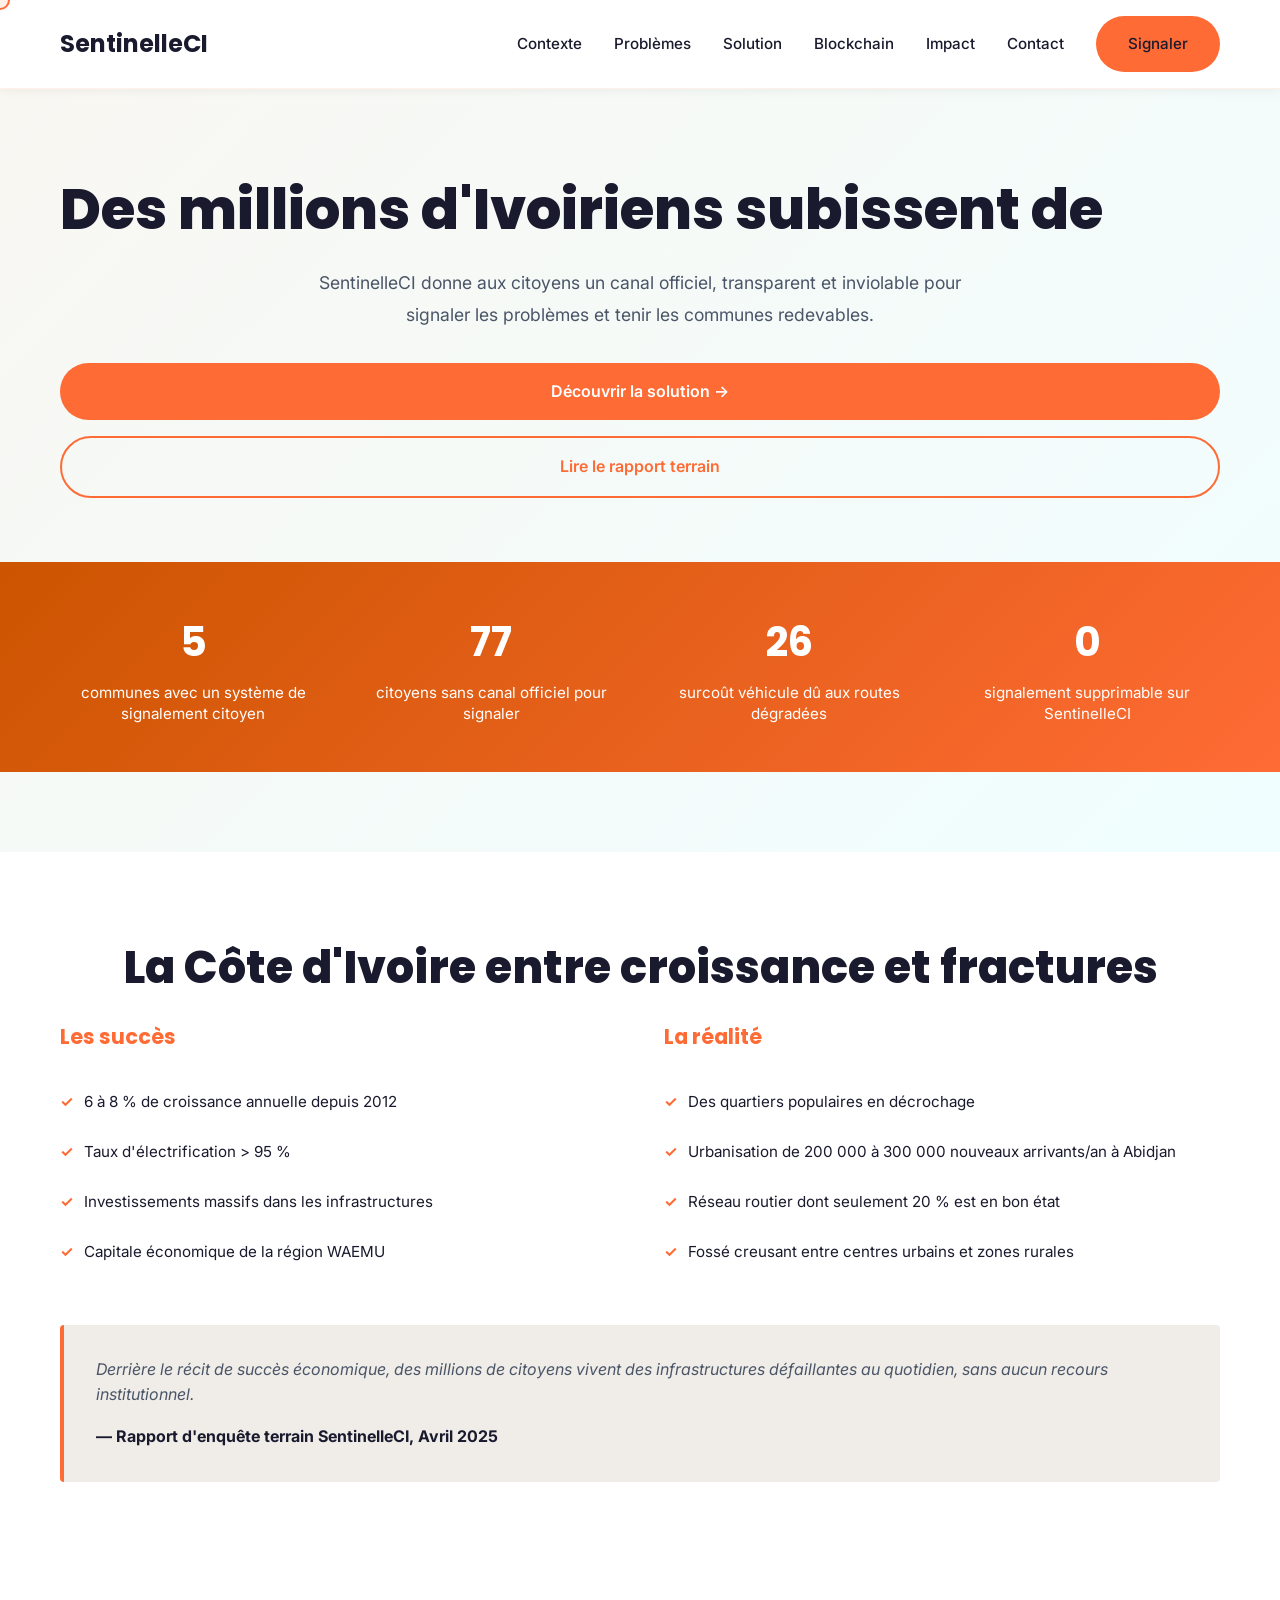
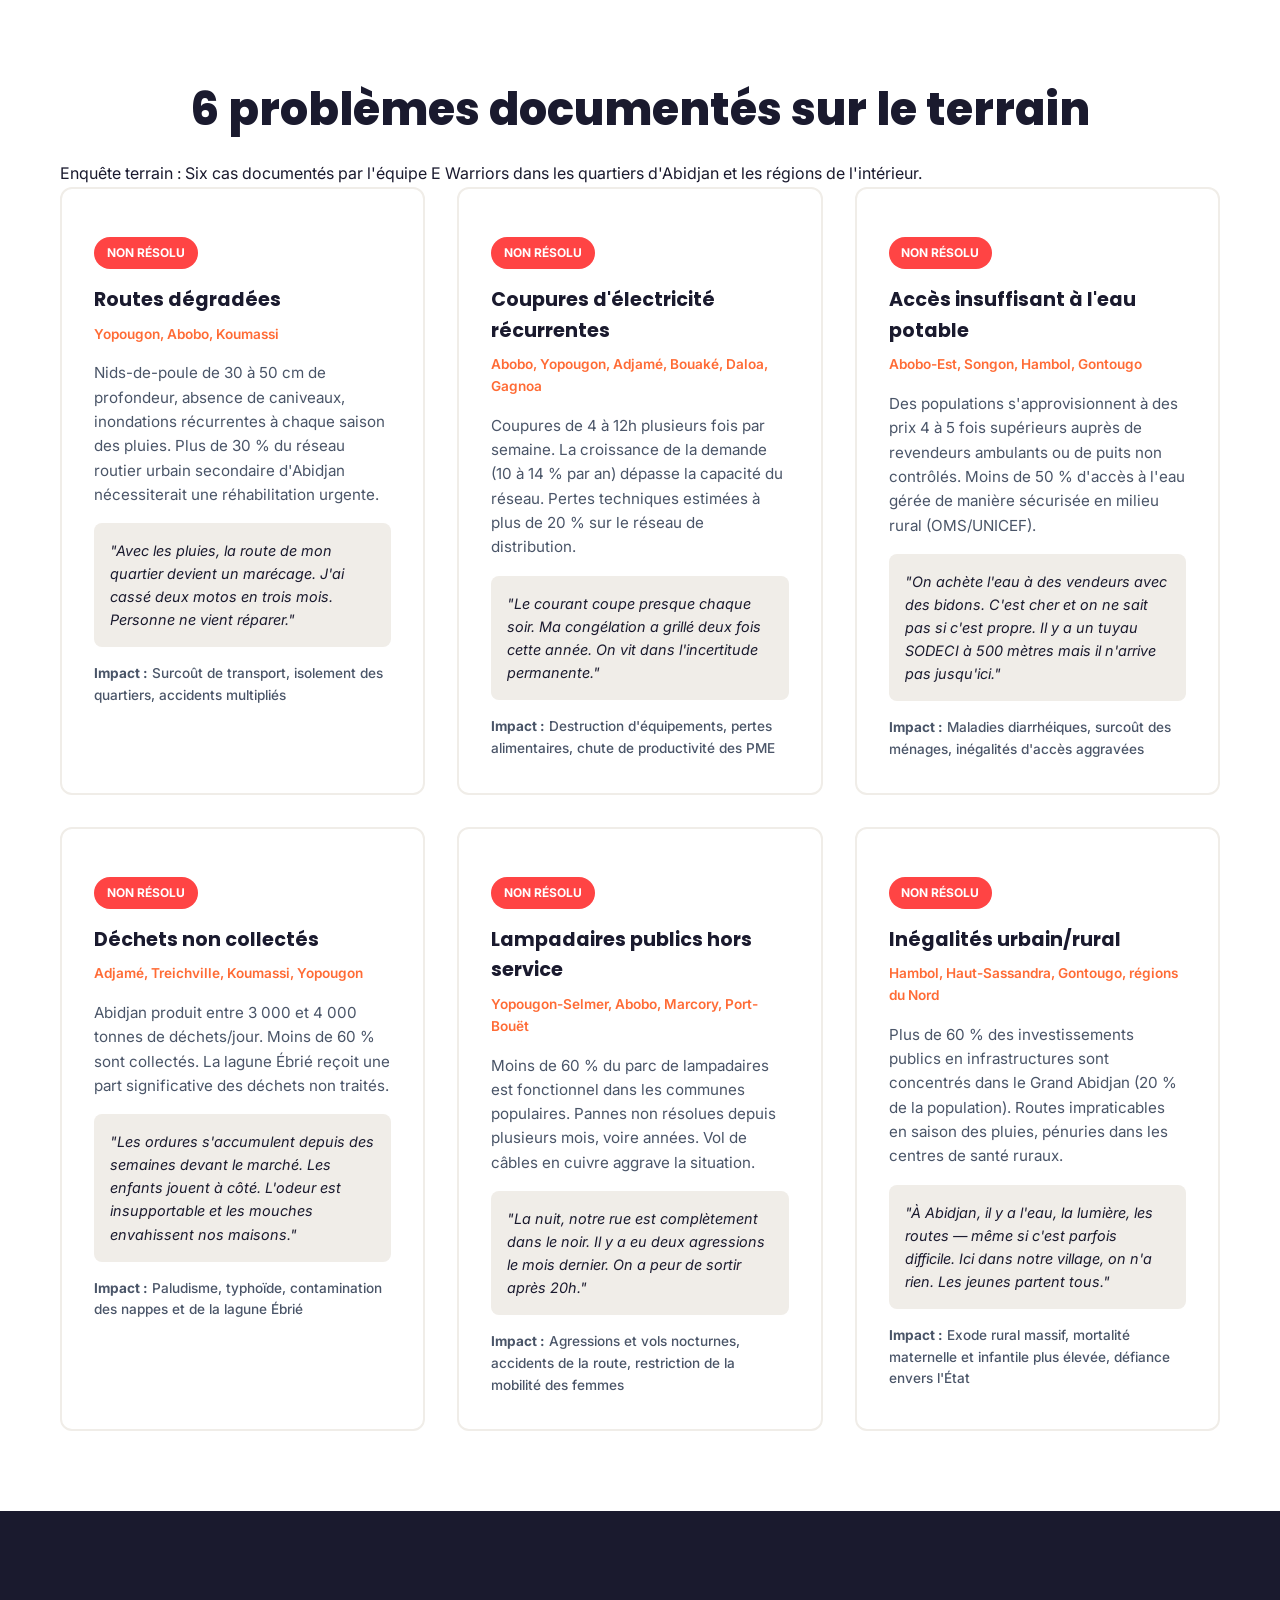
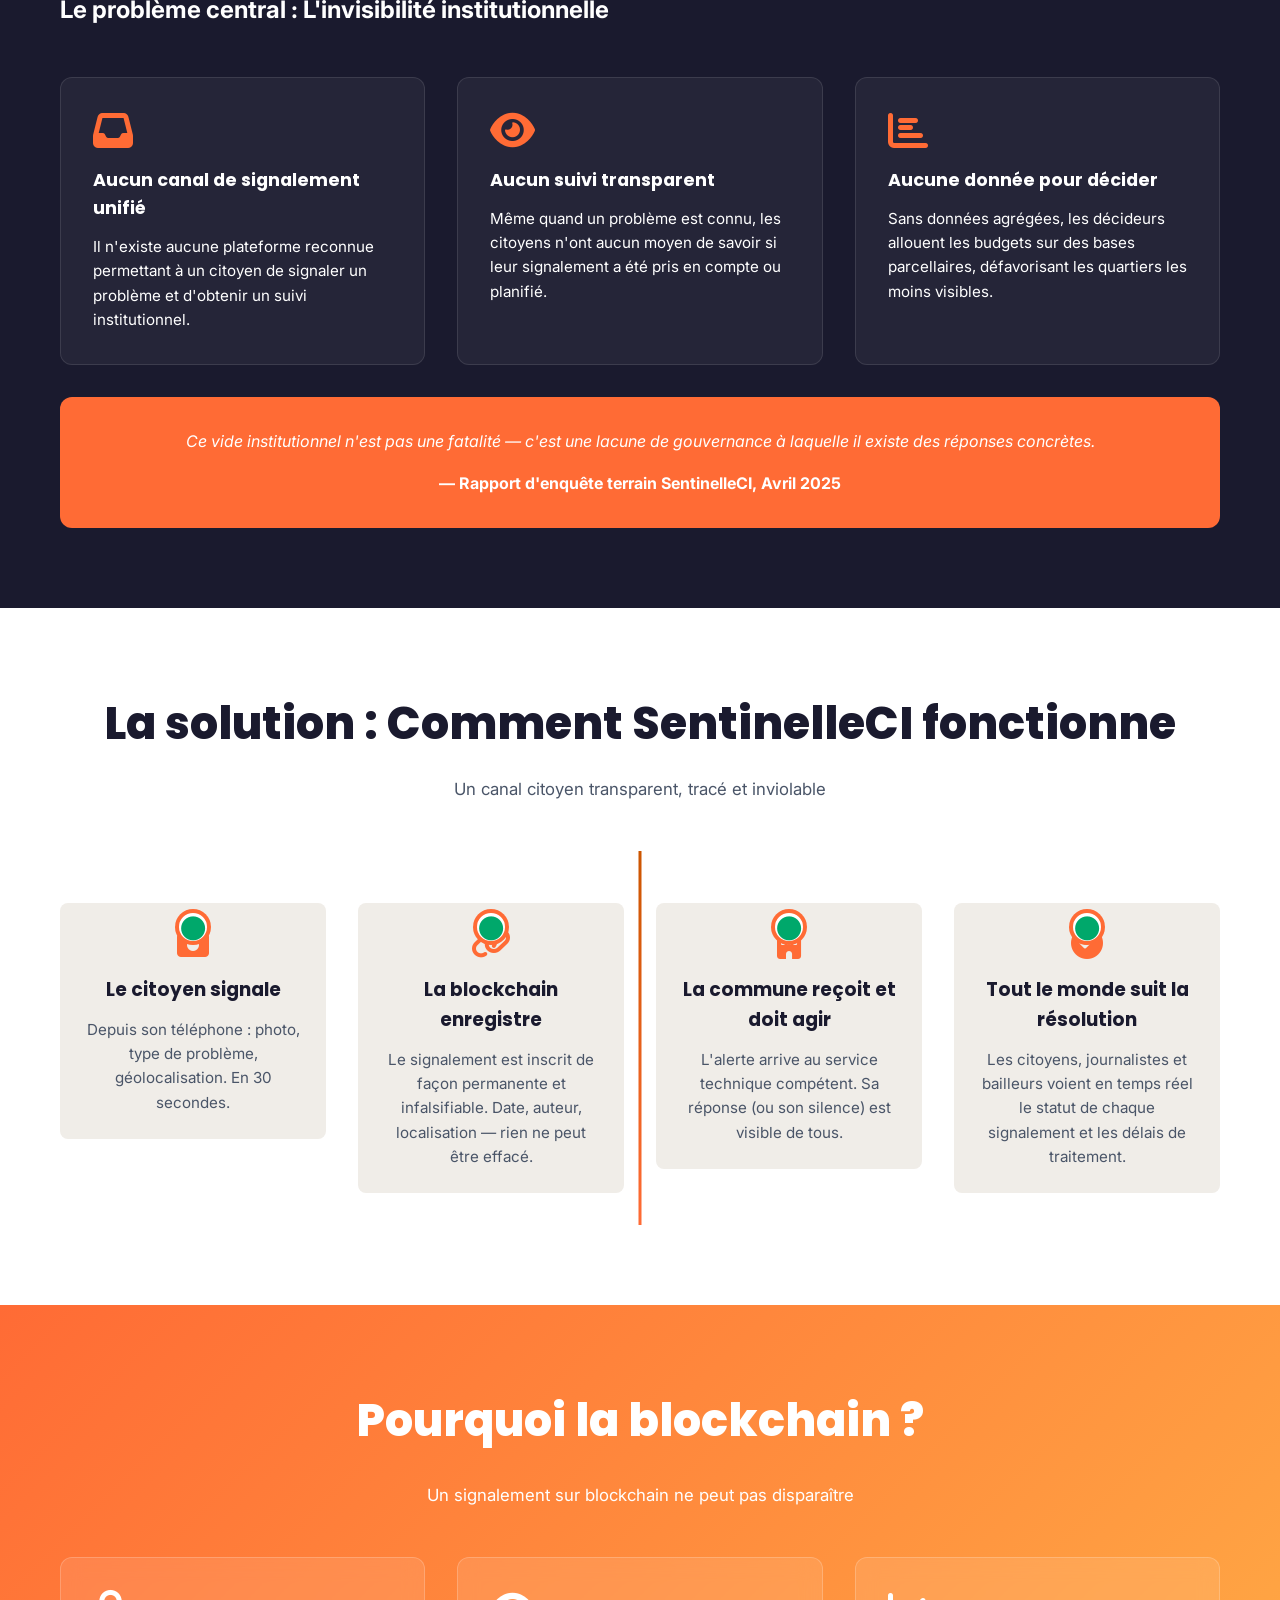
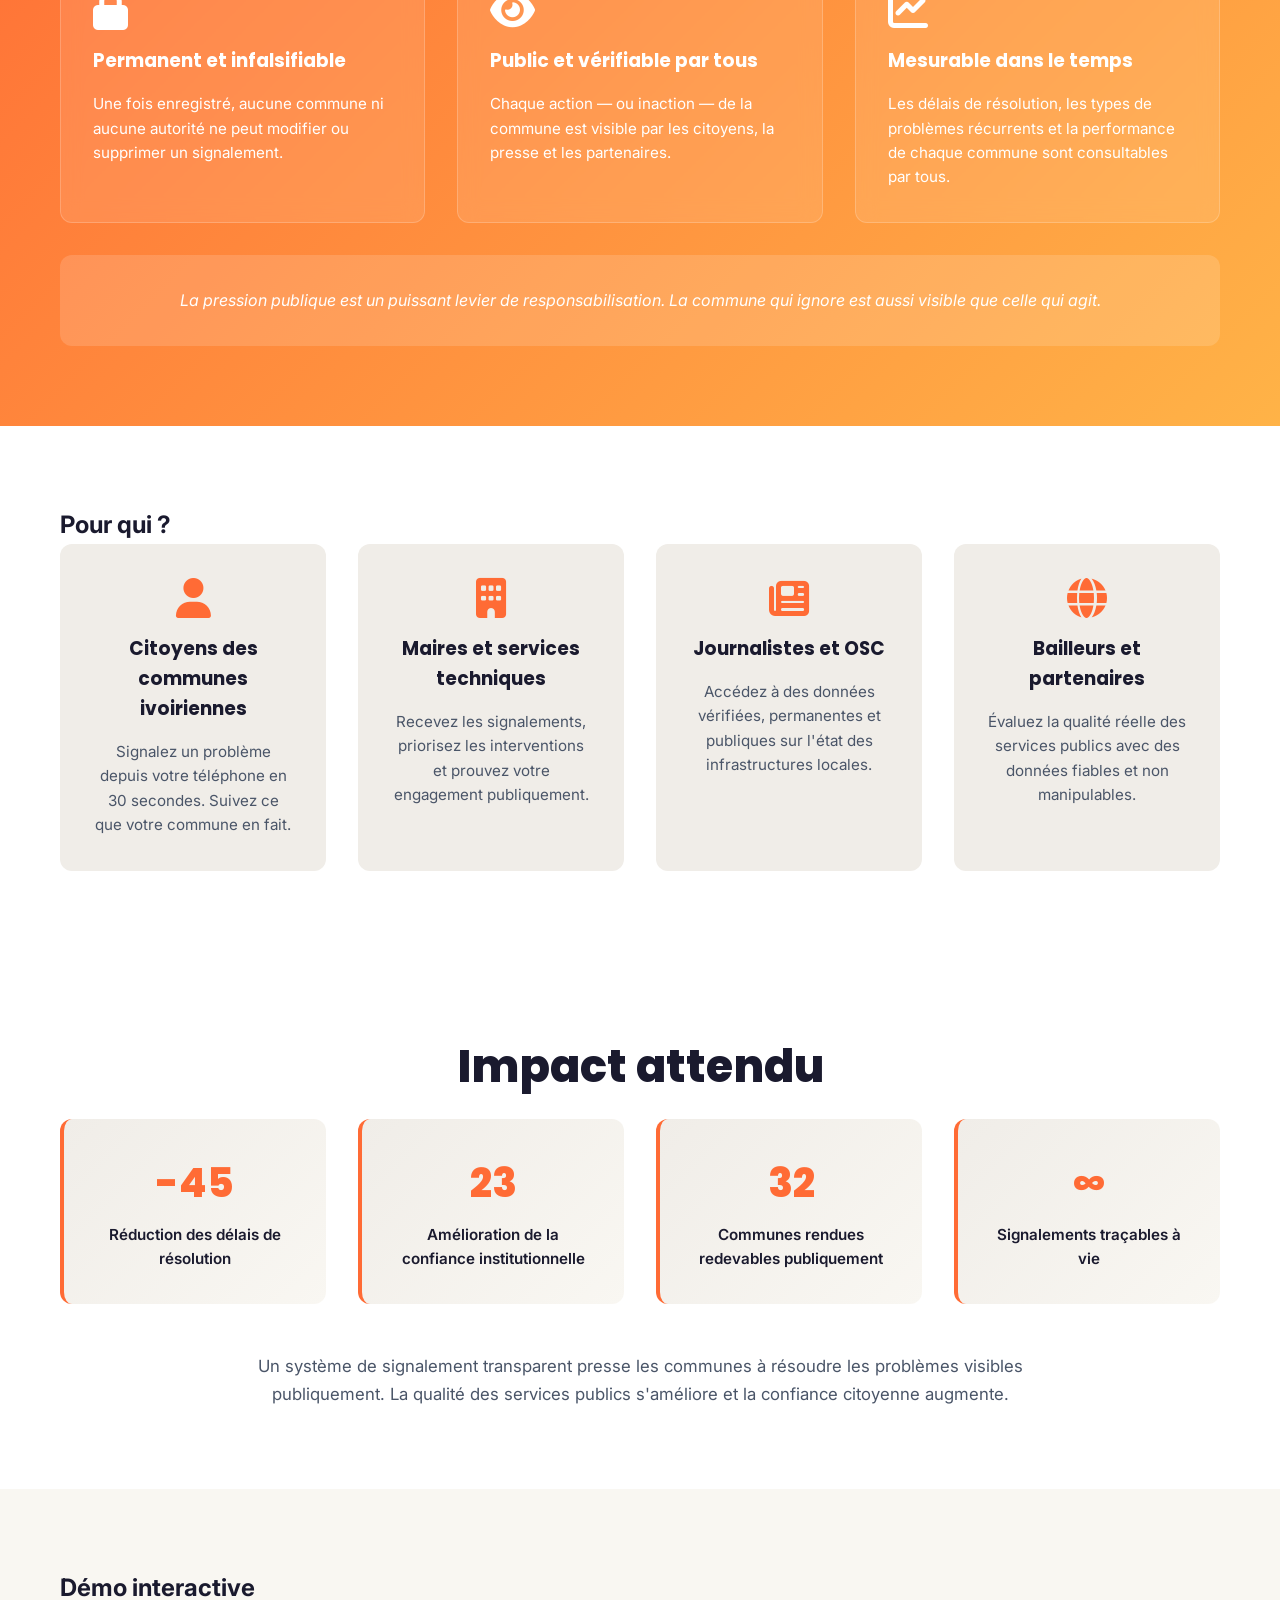
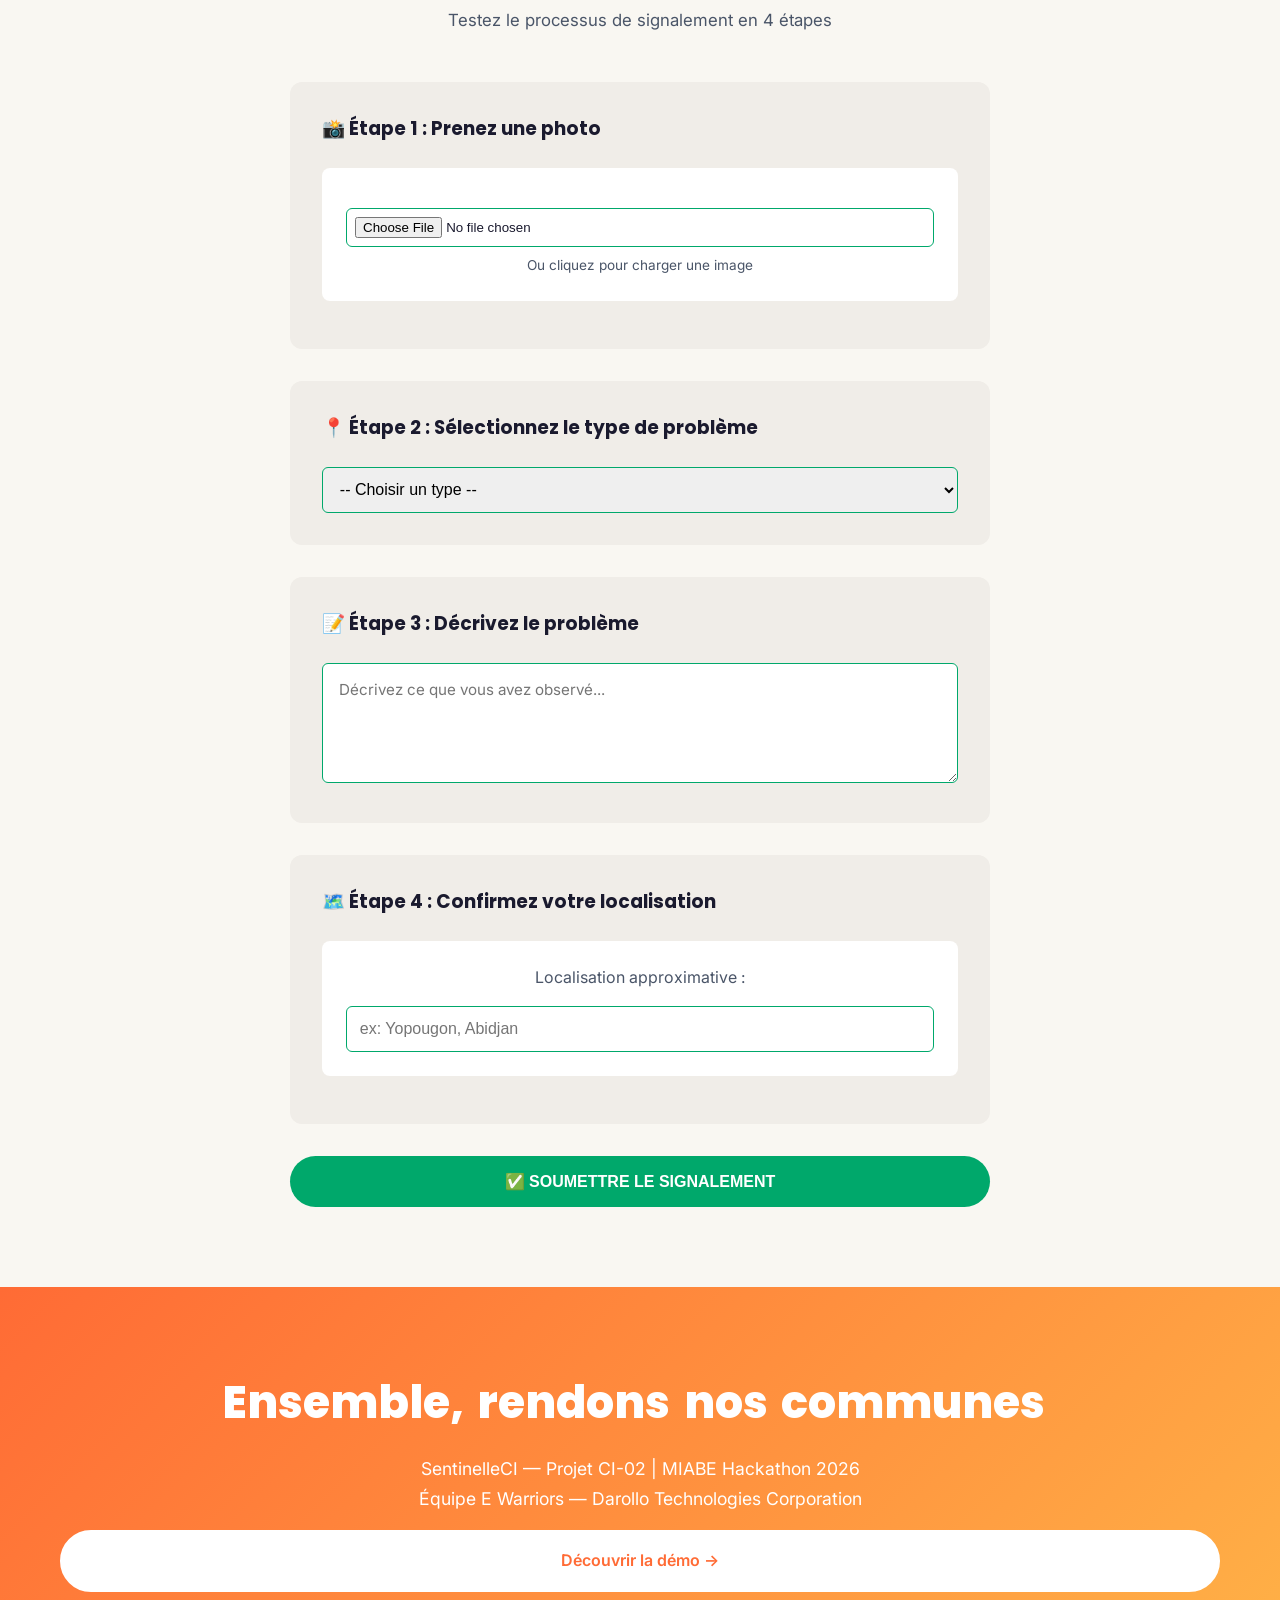
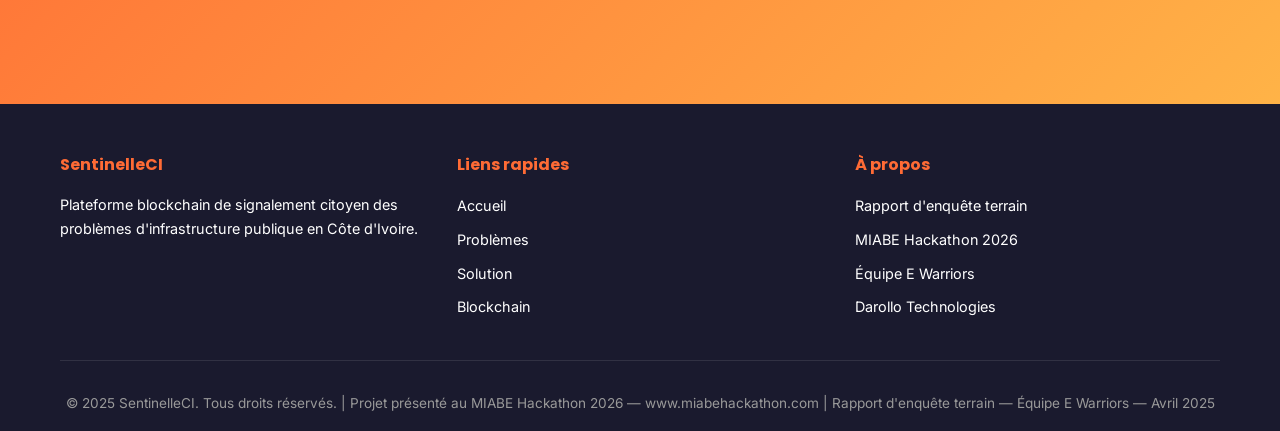
<file: index.html>
<!DOCTYPE html>
<html lang="fr">
<head>
    <meta charset="UTF-8">
    <meta name="viewport" content="width=device-width, initial-scale=1.0">
    <meta name="description" content="SentinelleCI - Plateforme blockchain de signalement citoyen des problèmes d'infrastructure publique en Côte d'Ivoire">
    <meta name="keywords" content="civic tech, blockchain, signalement, infrastructure, Côte d'Ivoire, gouvernance">
    <title>SentinelleCI - Chaque problème signalé. Chaque commune responsable.</title>
    
    <!-- Google Fonts -->
    <link href="https://fonts.googleapis.com/css2?family=Poppins:wght@400;500;600;700;800&family=Inter:wght@400;500;600;700&display=swap" rel="stylesheet">
    
    <!-- Font Awesome 6 -->
    <link rel="stylesheet" href="https://cdnjs.cloudflare.com/ajax/libs/font-awesome/6.4.0/css/all.min.css">
    
    <!-- Styles externes -->
    <link rel="stylesheet" href="css/style.css">
    

</head>
<body>
    <!-- Barre de progression -->
    <div class="progress-bar" id="progressBar"></div>
    
    <!-- NAVIGATION -->
    <header>
        <nav class="container" style="display: flex; justify-content: space-between; align-items: center; padding: 1rem 20px;">
            <a href="#hero" class="logo"> SentinelleCI</a>
            
            <ul class="nav-links" id="navLinks">
                <li><a href="#contexte">Contexte</a></li>
                <li><a href="#problemes">Problèmes</a></li>
                <li><a href="#solution">Solution</a></li>
                <li><a href="#blockchain">Blockchain</a></li>
                <li><a href="#impact">Impact</a></li>
                <li><a href="#contact">Contact</a></li>
                <li><a href="#cta" class="btn btn-cta">Signaler</a></li>
            </ul>
            
            <button class="hamburger" id="hamburger" aria-label="Menu">
                <span></span>
                <span></span>
                <span></span>
            </button>
        </nav>
    </header>
    
    <!-- HERO SECTION -->
    <section id="hero">
        <div class="container">
            <div class="hero-content">
                <h1>Des millions d'Ivoiriens subissent des infrastructures défaillantes. En silence.</h1>
                <p>SentinelleCI donne aux citoyens un canal officiel, transparent et inviolable pour signaler les problèmes et tenir les communes redevables.</p>
                
                <div class="hero-buttons">
                    <a href="#solution" class="btn btn-primary">Découvrir la solution →</a>
                    <a href="#problemes" class="btn btn-secondary">Lire le rapport terrain</a>
                </div>
            </div>
        </div>
        
        <!-- Stats Banner -->
        <div class="stats-banner">
            <div class="container">
                <div class="stats-grid">
                    <div class="stat-item">
                        <h3>&lt; 5 %</h3>
                        <p>communes avec un système de signalement citoyen</p>
                    </div>
                    <div class="stat-item">
                        <h3>78 %</h3>
                        <p>citoyens sans canal officiel pour signaler</p>
                    </div>
                    <div class="stat-item">
                        <h3>+ 30 %</h3>
                        <p>surcoût véhicule dû aux routes dégradées</p>
                    </div>
                    <div class="stat-item">
                        <h3>0</h3>
                        <p>signalement supprimable sur SentinelleCI</p>
                    </div>
                </div>
            </div>
        </div>
    </section>
    
    <!-- CONTEXTE SECTION -->
    <section id="contexte">
        <div class="container">
            <h2>La Côte d'Ivoire entre croissance et fractures</h2>
            
            <div class="contexte-container">
                <div class="contexte-column">
                    <h3>Les succès</h3>
                    <ul>
                        <li>6 à 8 % de croissance annuelle depuis 2012</li>
                        <li>Taux d'électrification &gt; 95 %</li>
                        <li>Investissements massifs dans les infrastructures</li>
                        <li>Capitale économique de la région WAEMU</li>
                    </ul>
                </div>
                
                <div class="contexte-column">
                    <h3>La réalité</h3>
                    <ul>
                        <li>Des quartiers populaires en décrochage</li>
                        <li>Urbanisation de 200 000 à 300 000 nouveaux arrivants/an à Abidjan</li>
                        <li>Réseau routier dont seulement 20 % est en bon état</li>
                        <li>Fossé creusant entre centres urbains et zones rurales</li>
                    </ul>
                </div>
            </div>
            
            <div class="contexte-quote">
                Derrière le récit de succès économique, des millions de citoyens vivent des infrastructures défaillantes au quotidien, sans aucun recours institutionnel.
                <strong>— Rapport d'enquête terrain SentinelleCI, Avril 2025</strong>
            </div>
        </div>
    </section>
    
    <!-- PROBLÈMES SECTION -->
    <section id="problemes">
        <div class="container">
            <h2>6 problèmes documentés sur le terrain</h2>
            <p>Enquête terrain : Six cas documentés par l'équipe E Warriors dans les quartiers d'Abidjan et les régions de l'intérieur.</p>
            
            <div class="problemes-grid">
                <!-- Carte 1 -->
                <div class="problem-card fade-in-up">
                    <div class="problem-icon"> </div>
                    <span class="problem-status"> NON RÉSOLU</span>
                    <h3>Routes dégradées</h3>
                    <p class="problem-location"> Yopougon, Abobo, Koumassi</p>
                    <p class="problem-description">Nids-de-poule de 30 à 50 cm de profondeur, absence de caniveaux, inondations récurrentes à chaque saison des pluies. Plus de 30 % du réseau routier urbain secondaire d'Abidjan nécessiterait une réhabilitation urgente.</p>
                    <p class="problem-testimony">"Avec les pluies, la route de mon quartier devient un marécage. J'ai cassé deux motos en trois mois. Personne ne vient réparer."</p>
                    <p class="problem-impact"><strong>Impact :</strong> Surcoût de transport, isolement des quartiers, accidents multipliés</p>
                </div>
                
                <!-- Carte 2 -->
                <div class="problem-card fade-in-up">
                    <div class="problem-icon"> </div>
                    <span class="problem-status"> NON RÉSOLU</span>
                    <h3>Coupures d'électricité récurrentes</h3>
                    <p class="problem-location"> Abobo, Yopougon, Adjamé, Bouaké, Daloa, Gagnoa</p>
                    <p class="problem-description">Coupures de 4 à 12h plusieurs fois par semaine. La croissance de la demande (10 à 14 % par an) dépasse la capacité du réseau. Pertes techniques estimées à plus de 20 % sur le réseau de distribution.</p>
                    <p class="problem-testimony">"Le courant coupe presque chaque soir. Ma congélation a grillé deux fois cette année. On vit dans l'incertitude permanente."</p>
                    <p class="problem-impact"><strong>Impact :</strong> Destruction d'équipements, pertes alimentaires, chute de productivité des PME</p>
                </div>
                
                <!-- Carte 3 -->
                <div class="problem-card fade-in-up">
                    <div class="problem-icon"> </div>
                    <span class="problem-status"> NON RÉSOLU</span>
                    <h3>Accès insuffisant à l'eau potable</h3>
                    <p class="problem-location"> Abobo-Est, Songon, Hambol, Gontougo</p>
                    <p class="problem-description">Des populations s'approvisionnent à des prix 4 à 5 fois supérieurs auprès de revendeurs ambulants ou de puits non contrôlés. Moins de 50 % d'accès à l'eau gérée de manière sécurisée en milieu rural (OMS/UNICEF).</p>
                    <p class="problem-testimony">"On achète l'eau à des vendeurs avec des bidons. C'est cher et on ne sait pas si c'est propre. Il y a un tuyau SODECI à 500 mètres mais il n'arrive pas jusqu'ici."</p>
                    <p class="problem-impact"><strong>Impact :</strong> Maladies diarrhéiques, surcoût des ménages, inégalités d'accès aggravées</p>
                </div>
                
                <!-- Carte 4 -->
                <div class="problem-card fade-in-up">
                    <div class="problem-icon"> </div>
                    <span class="problem-status"> NON RÉSOLU</span>
                    <h3>Déchets non collectés</h3>
                    <p class="problem-location"> Adjamé, Treichville, Koumassi, Yopougon</p>
                    <p class="problem-description">Abidjan produit entre 3 000 et 4 000 tonnes de déchets/jour. Moins de 60 % sont collectés. La lagune Ébrié reçoit une part significative des déchets non traités.</p>
                    <p class="problem-testimony">"Les ordures s'accumulent depuis des semaines devant le marché. Les enfants jouent à côté. L'odeur est insupportable et les mouches envahissent nos maisons."</p>
                    <p class="problem-impact"><strong>Impact :</strong> Paludisme, typhoïde, contamination des nappes et de la lagune Ébrié</p>
                </div>
                
                <!-- Carte 5 -->
                <div class="problem-card fade-in-up">
                    <div class="problem-icon"> </div>
                    <span class="problem-status"> NON RÉSOLU</span>
                    <h3>Lampadaires publics hors service</h3>
                    <p class="problem-location"> Yopougon-Selmer, Abobo, Marcory, Port-Bouët</p>
                    <p class="problem-description">Moins de 60 % du parc de lampadaires est fonctionnel dans les communes populaires. Pannes non résolues depuis plusieurs mois, voire années. Vol de câbles en cuivre aggrave la situation.</p>
                    <p class="problem-testimony">"La nuit, notre rue est complètement dans le noir. Il y a eu deux agressions le mois dernier. On a peur de sortir après 20h."</p>
                    <p class="problem-impact"><strong>Impact :</strong> Agressions et vols nocturnes, accidents de la route, restriction de la mobilité des femmes</p>
                </div>
                
                <!-- Carte 6 -->
                <div class="problem-card fade-in-up">
                    <div class="problem-icon"> </div>
                    <span class="problem-status"> NON RÉSOLU</span>
                    <h3>Inégalités urbain/rural</h3>
                    <p class="problem-location"> Hambol, Haut-Sassandra, Gontougo, régions du Nord</p>
                    <p class="problem-description">Plus de 60 % des investissements publics en infrastructures sont concentrés dans le Grand Abidjan (20 % de la population). Routes impraticables en saison des pluies, pénuries dans les centres de santé ruraux.</p>
                    <p class="problem-testimony">"À Abidjan, il y a l'eau, la lumière, les routes — même si c'est parfois difficile. Ici dans notre village, on n'a rien. Les jeunes partent tous."</p>
                    <p class="problem-impact"><strong>Impact :</strong> Exode rural massif, mortalité maternelle et infantile plus élevée, défiance envers l'État</p>
                </div>
            </div>
        </div>
    </section>
    
    <!-- PROBLÈME CENTRAL SECTION -->
    <section id="central-issue">
        <div class="container">
            <h2>Le problème central : L'invisibilité institutionnelle</h2>
            
            <div class="issues-grid">
                <div class="issue-item">
                    <i class="fas fa-inbox"></i>
                    <h3> Aucun canal de signalement unifié</h3>
                    <p>Il n'existe aucune plateforme reconnue permettant à un citoyen de signaler un problème et d'obtenir un suivi institutionnel.</p>
                </div>
                
                <div class="issue-item">
                    <i class="fas fa-eye"></i>
                    <h3>Aucun suivi transparent</h3>
                    <p>Même quand un problème est connu, les citoyens n'ont aucun moyen de savoir si leur signalement a été pris en compte ou planifié.</p>
                </div>
                
                <div class="issue-item">
                    <i class="fas fa-chart-bar"></i>
                    <h3> Aucune donnée pour décider</h3>
                    <p>Sans données agrégées, les décideurs allouent les budgets sur des bases parcellaires, défavorisant les quartiers les moins visibles.</p>
                </div>
            </div>
            
            <div class="central-quote">
                Ce vide institutionnel n'est pas une fatalité — c'est une lacune de gouvernance à laquelle il existe des réponses concrètes.
                <strong>— Rapport d'enquête terrain SentinelleCI, Avril 2025</strong>
            </div>
        </div>
    </section>
    
    <!-- SOLUTION SECTION -->
    <section id="solution">
        <div class="container">
            <h2>La solution : Comment SentinelleCI fonctionne</h2>
            <p style="text-align: center; color: var(--color-slate); margin-bottom: 3rem; font-size: 1.05rem;">Un canal citoyen transparent, tracé et inviolable</p>
            
            <div class="timeline">
                <div class="timeline-items">
                    <div class="timeline-item fade-in-up">
                        <div class="timeline-content">
                            <i class="fas fa-camera"></i>
                            <h3>Le citoyen signale</h3>
                            <p>Depuis son téléphone : photo, type de problème, géolocalisation. En 30 secondes.</p>
                        </div>
                    </div>
                    
                    <div class="timeline-item fade-in-up">
                        <div class="timeline-content">
                            <i class="fas fa-link"></i>
                            <h3>La blockchain enregistre</h3>
                            <p>Le signalement est inscrit de façon permanente et infalsifiable. Date, auteur, localisation — rien ne peut être effacé.</p>
                        </div>
                    </div>
                    
                    <div class="timeline-item fade-in-up">
                        <div class="timeline-content">
                            <i class="fas fa-building"></i>
                            <h3>La commune reçoit et doit agir</h3>
                            <p>L'alerte arrive au service technique compétent. Sa réponse (ou son silence) est visible de tous.</p>
                        </div>
                    </div>
                    
                    <div class="timeline-item fade-in-up">
                        <div class="timeline-content">
                            <i class="fas fa-check-circle"></i>
                            <h3>Tout le monde suit la résolution</h3>
                            <p>Les citoyens, journalistes et bailleurs voient en temps réel le statut de chaque signalement et les délais de traitement.</p>
                        </div>
                    </div>
                </div>
            </div>
        </div>
    </section>
    
    <!-- BLOCKCHAIN SECTION -->
    <section id="blockchain">
        <div class="container">
            <h2>Pourquoi la blockchain ?</h2>
            <p>Un signalement sur blockchain ne peut pas disparaître</p>
            
            <div class="blockchain-cards">
                <div class="blockchain-card">
                    <i class="fas fa-lock"></i>
                    <h3> Permanent et infalsifiable</h3>
                    <p>Une fois enregistré, aucune commune ni aucune autorité ne peut modifier ou supprimer un signalement.</p>
                </div>
                
                <div class="blockchain-card">
                    <i class="fas fa-eye"></i>
                    <h3>Public et vérifiable par tous</h3>
                    <p>Chaque action — ou inaction — de la commune est visible par les citoyens, la presse et les partenaires.</p>
                </div>
                
                <div class="blockchain-card">
                    <i class="fas fa-chart-line"></i>
                    <h3>Mesurable dans le temps</h3>
                    <p>Les délais de résolution, les types de problèmes récurrents et la performance de chaque commune sont consultables par tous.</p>
                </div>
            </div>
            
            <div class="blockchain-final fade-in-up">
                La pression publique est un puissant levier de responsabilisation. La commune qui ignore est aussi visible que celle qui agit.
            </div>
        </div>
    </section>
    
    <!-- POUR QUI SECTION -->
    <section id="pour-qui">
        <div class="container">
            <h2>Pour qui ?</h2>
            
            <div class="profiles-grid">
                <div class="profile-card fade-in-up">
                    <i class="fas fa-user"></i>
                    <h3>Citoyens des communes ivoiriennes</h3>
                    <p>Signalez un problème depuis votre téléphone en 30 secondes. Suivez ce que votre commune en fait.</p>
                </div>
                
                <div class="profile-card fade-in-up">
                    <i class="fas fa-building"></i>
                    <h3> Maires et services techniques</h3>
                    <p>Recevez les signalements, priorisez les interventions et prouvez votre engagement publiquement.</p>
                </div>
                
                <div class="profile-card fade-in-up">
                    <i class="fas fa-newspaper"></i>
                    <h3>Journalistes et OSC</h3>
                    <p>Accédez à des données vérifiées, permanentes et publiques sur l'état des infrastructures locales.</p>
                </div>
                
                <div class="profile-card fade-in-up">
                    <i class="fas fa-globe"></i>
                    <h3> Bailleurs et partenaires</h3>
                    <p>Évaluez la qualité réelle des services publics avec des données fiables et non manipulables.</p>
                </div>
            </div>
        </div>
    </section>
    
    <!-- IMPACT SECTION -->
    <section id="impact">
        <div class="container">
            <h2>Impact attendu</h2>
            
            <div class="impact-counters">
                <div class="counter fade-in-up">
                    <div class="counter-number">-45 %</div>
                    <div class="counter-label">Réduction des délais de résolution</div>
                </div>
                
                <div class="counter fade-in-up">
                    <div class="counter-number">+72 %</div>
                    <div class="counter-label">Amélioration de la confiance institutionnelle</div>
                </div>
                
                <div class="counter fade-in-up">
                    <div class="counter-number">100 %</div>
                    <div class="counter-label">Communes rendues redevables publiquement</div>
                </div>
                
                <div class="counter fade-in-up">
                    <div class="counter-number">∞</div>
                    <div class="counter-label">Signalements traçables à vie</div>
                </div>
            </div>
            
            <p>Un système de signalement transparent presse les communes à résoudre les problèmes visibles publiquement. La qualité des services publics s'améliore et la confiance citoyenne augmente.</p>
        </div>
    </section>
    
    <!-- DÉMO INTERACTIVE SECTION -->
    <section id="demo">
        <div class="container">
            <h2>Démo interactive</h2>
            <p style="text-align: center; color: var(--color-slate); margin-bottom: 3rem; font-size: 1.05rem;">Testez le processus de signalement en 4 étapes</p>
            
            <div style="max-width: 700px; margin: 0 auto;">
                <div style="background: var(--color-light-gray); border-radius: 12px; padding: 2rem; margin-bottom: 2rem;">
                    <h3 style="font-family: var(--font-display); font-weight: 700; margin-bottom: 1.5rem; color: var(--color-dark);">📸 Étape 1 : Prenez une photo</h3>
                    <div style="background: var(--color-white); padding: 1.5rem; border-radius: 8px; text-align: center; margin-bottom: 1rem;">
                        <div style="font-size: 3rem; margin-bottom: 1rem;"></div>
                        <input type="file" id="demoPhoto" accept="image/*" style="padding: 0.5rem; border: 1px solid var(--color-emerald); border-radius: 6px; width: 100%; cursor: pointer;">
                        <p style="font-size: 0.85rem; color: var(--color-slate); margin-top: 0.5rem;">Ou cliquez pour charger une image</p>
                    </div>
                    <div id="photoPreview"></div>
                </div>
                
                <div style="background: var(--color-light-gray); border-radius: 12px; padding: 2rem; margin-bottom: 2rem;">
                    <h3 style="font-family: var(--font-display); font-weight: 700; margin-bottom: 1.5rem; color: var(--color-dark);">📍 Étape 2 : Sélectionnez le type de problème</h3>
                    <select id="demoProblemType" style="width: 100%; padding: 0.8rem; border: 1px solid var(--color-emerald); border-radius: 6px; font-size: 1rem; cursor: pointer;">
                        <option value="">-- Choisir un type --</option>
                        <option value="Routes dégradées"> Routes dégradées</option>
                        <option value="Coupures électricité"> Coupures d'électricité</option>
                        <option value="Eau potable"> Accès à l'eau potable</option>
                        <option value="Déchets"> Déchets non collectés</option>
                        <option value="Lampadaires"> Lampadaires hors service</option>
                        <option value="Autre"> Autre problème</option>
                    </select>
                </div>
                
                <div style="background: var(--color-light-gray); border-radius: 12px; padding: 2rem; margin-bottom: 2rem;">
                    <h3 style="font-family: var(--font-display); font-weight: 700; margin-bottom: 1.5rem; color: var(--color-dark);">📝 Étape 3 : Décrivez le problème</h3>
                    <textarea id="demoDescription" placeholder="Décrivez ce que vous avez observé..." style="width: 100%; padding: 1rem; border: 1px solid var(--color-emerald); border-radius: 6px; font-size: 0.95rem; font-family: var(--font-body); resize: vertical; min-height: 120px;"></textarea>
                </div>
                
                <div style="background: var(--color-light-gray); border-radius: 12px; padding: 2rem; margin-bottom: 2rem;">
                    <h3 style="font-family: var(--font-display); font-weight: 700; margin-bottom: 1.5rem; color: var(--color-dark);">🗺️ Étape 4 : Confirmez votre localisation</h3>
                    <div style="background: var(--color-white); padding: 1.5rem; border-radius: 8px; text-align: center; margin-bottom: 1rem;">
                        <p style="color: var(--color-slate); margin-bottom: 1rem;">Localisation approximative :</p>
                        <input id="demoLocation" type="text" placeholder="ex: Yopougon, Abidjan" style="width: 100%; padding: 0.8rem; border: 1px solid var(--color-emerald); border-radius: 6px; font-size: 1rem;">
                    </div>
                </div>
                
                <button id="demoSubmitBtn" style="width: 100%; padding: 1rem; background: var(--color-emerald); color: white; border: none; border-radius: 50px; font-size: 1rem; font-weight: 600; cursor: pointer; transition: var(--transition);" onmouseover="this.style.transform='scale(1.05)'" onmouseout="this.style.transform='scale(1)'">
                    ✅ SOUMETTRE LE SIGNALEMENT
                </button>
                
                <div id="demoResult" style="display: none; background: #E8F5E9; border: 2px solid var(--color-emerald); border-radius: 12px; padding: 2rem; margin-top: 2rem; text-align: center;">
                    <h3 style="color: var(--color-emerald); margin-bottom: 1rem; font-family: var(--font-display); font-weight: 700;">✅ Signalement enregistré avec succès !</h3>
                    <div id="demoConfirmation" style="background: white; padding: 1.5rem; border-radius: 8px; text-align: left; font-size: 0.95rem; color: var(--color-dark); line-height: 1.8;">
                    </div>
                    <p style="color: var(--color-slate); margin-top: 1.5rem; font-style: italic;">Votre signalement est maintenant inscrit de façon permanente et inviolable sur la blockchain.</p>
                </div>
            </div>
        </div>
    </section>
    

    
    <!-- CTA FINALE SECTION -->
    <section id="cta">
        <div class="container">
            <h2>Ensemble, rendons nos communes transparentes.</h2>
            <p class="cta-subtitle">SentinelleCI — Projet CI-02 | MIABE Hackathon 2026<br>Équipe E Warriors — Darollo Technologies Corporation</p>
            
            <div class="cta-buttons">
                <a href="#demo" class="btn btn-white">Découvrir la démo →</a>
            </div>
           
        </div>
    </section>
    
    <!-- FOOTER -->
    <footer id="contact">
        <div class="container">
            <div class="footer-content">
                <div class="footer-section">
                    <h4>SentinelleCI</h4>
                    <p style="font-size: 0.9rem;">Plateforme blockchain de signalement citoyen des problèmes d'infrastructure publique en Côte d'Ivoire.</p>
                </div>
                
                <div class="footer-section">
                    <h4>Liens rapides</h4>
                    <ul>
                        <li><a href="#hero">Accueil</a></li>
                        <li><a href="#problemes">Problèmes</a></li>
                        <li><a href="#solution">Solution</a></li>
                        <li><a href="#blockchain">Blockchain</a></li>
                    </ul>
                </div>
                
                <div class="footer-section">
                    <h4>À propos</h4>
                    <ul>
                        <li><a href="#">Rapport d'enquête terrain</a></li>
                        <li><a href="https://www.miabehackathon.com">MIABE Hackathon 2026</a></li>
                        <li><a href="#">Équipe E Warriors</a></li>
                        <li><a href="#">Darollo Technologies</a></li>
                    </ul>
                </div>
            </div>
            
            <div class="footer-bottom">
                <p>&copy; 2025 SentinelleCI. Tous droits réservés. | Projet présenté au MIABE Hackathon 2026 — www.miabehackathon.com | Rapport d'enquête terrain — Équipe E Warriors — Avril 2025</p>
            </div>
        </div>
    </footer>
    
    <!-- Scripts externes -->
    <script src="js/animation.js"></script>
</body>
</html>
</file>
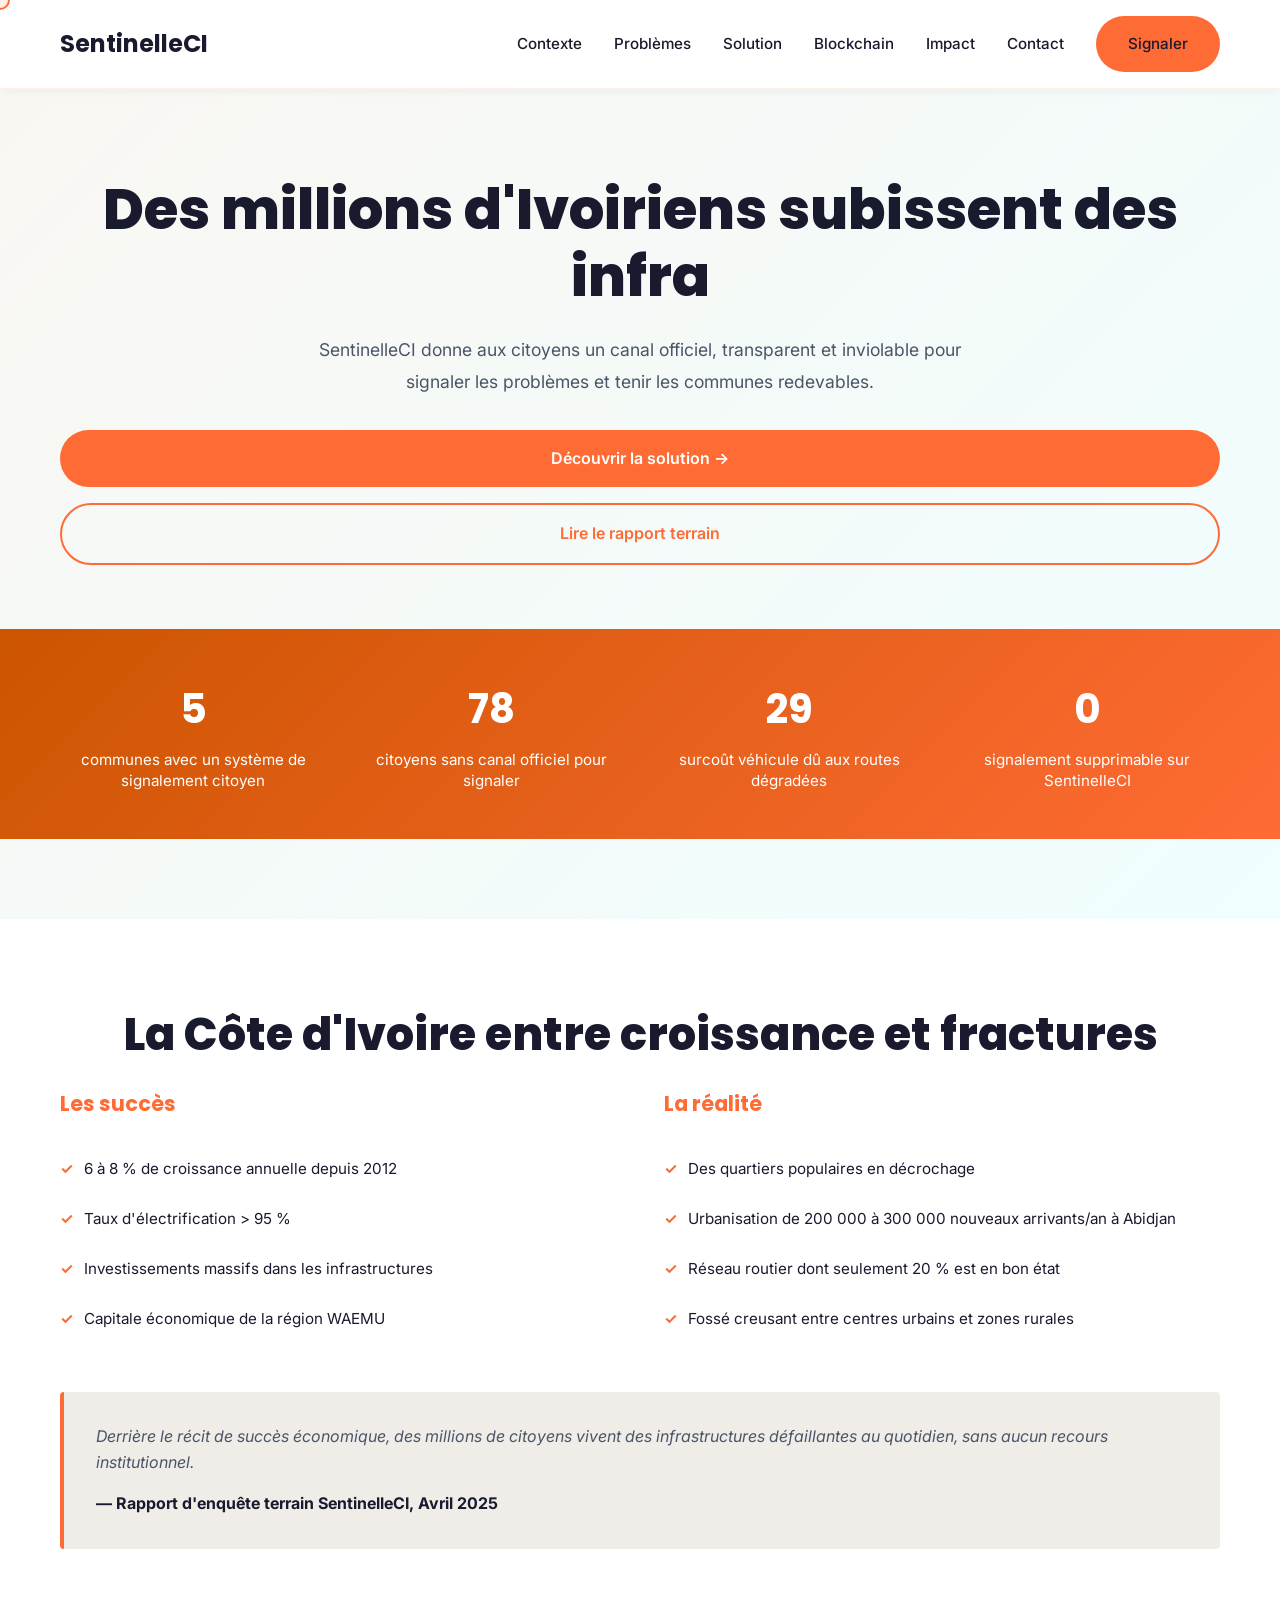
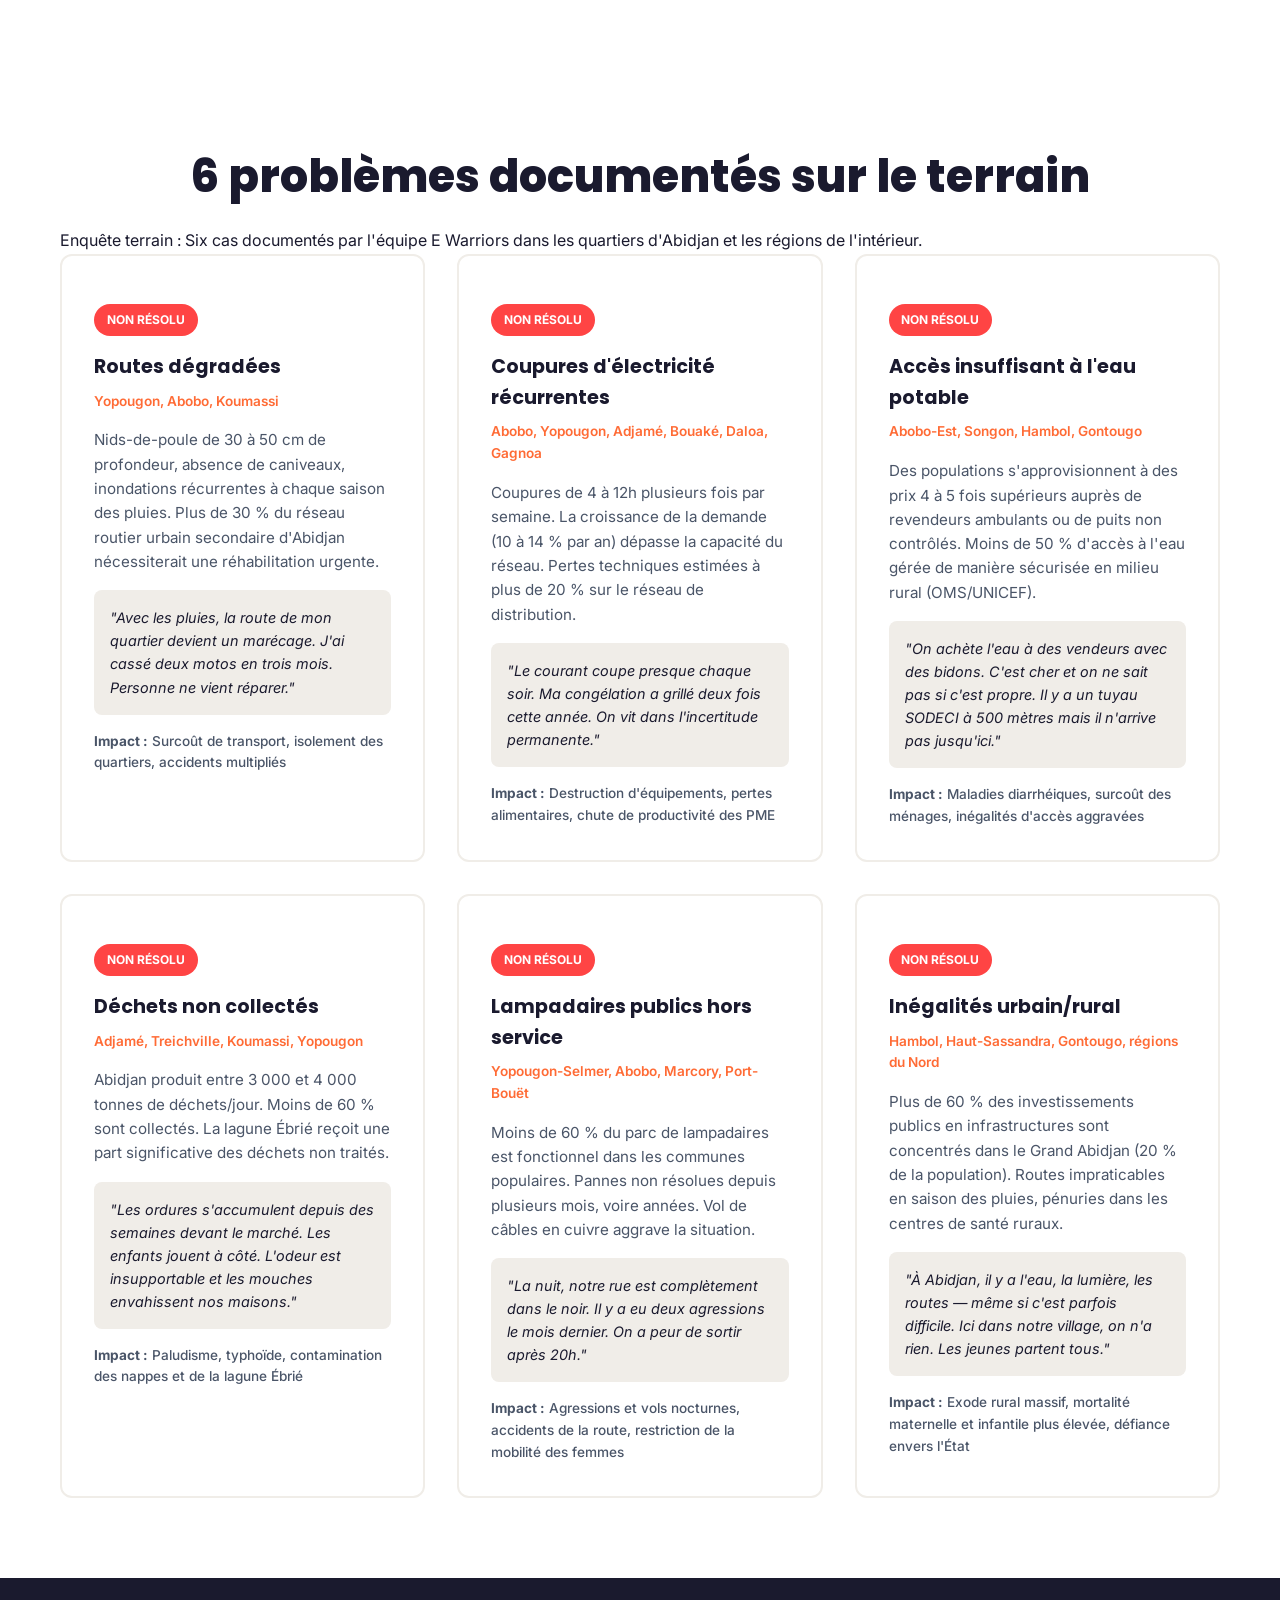
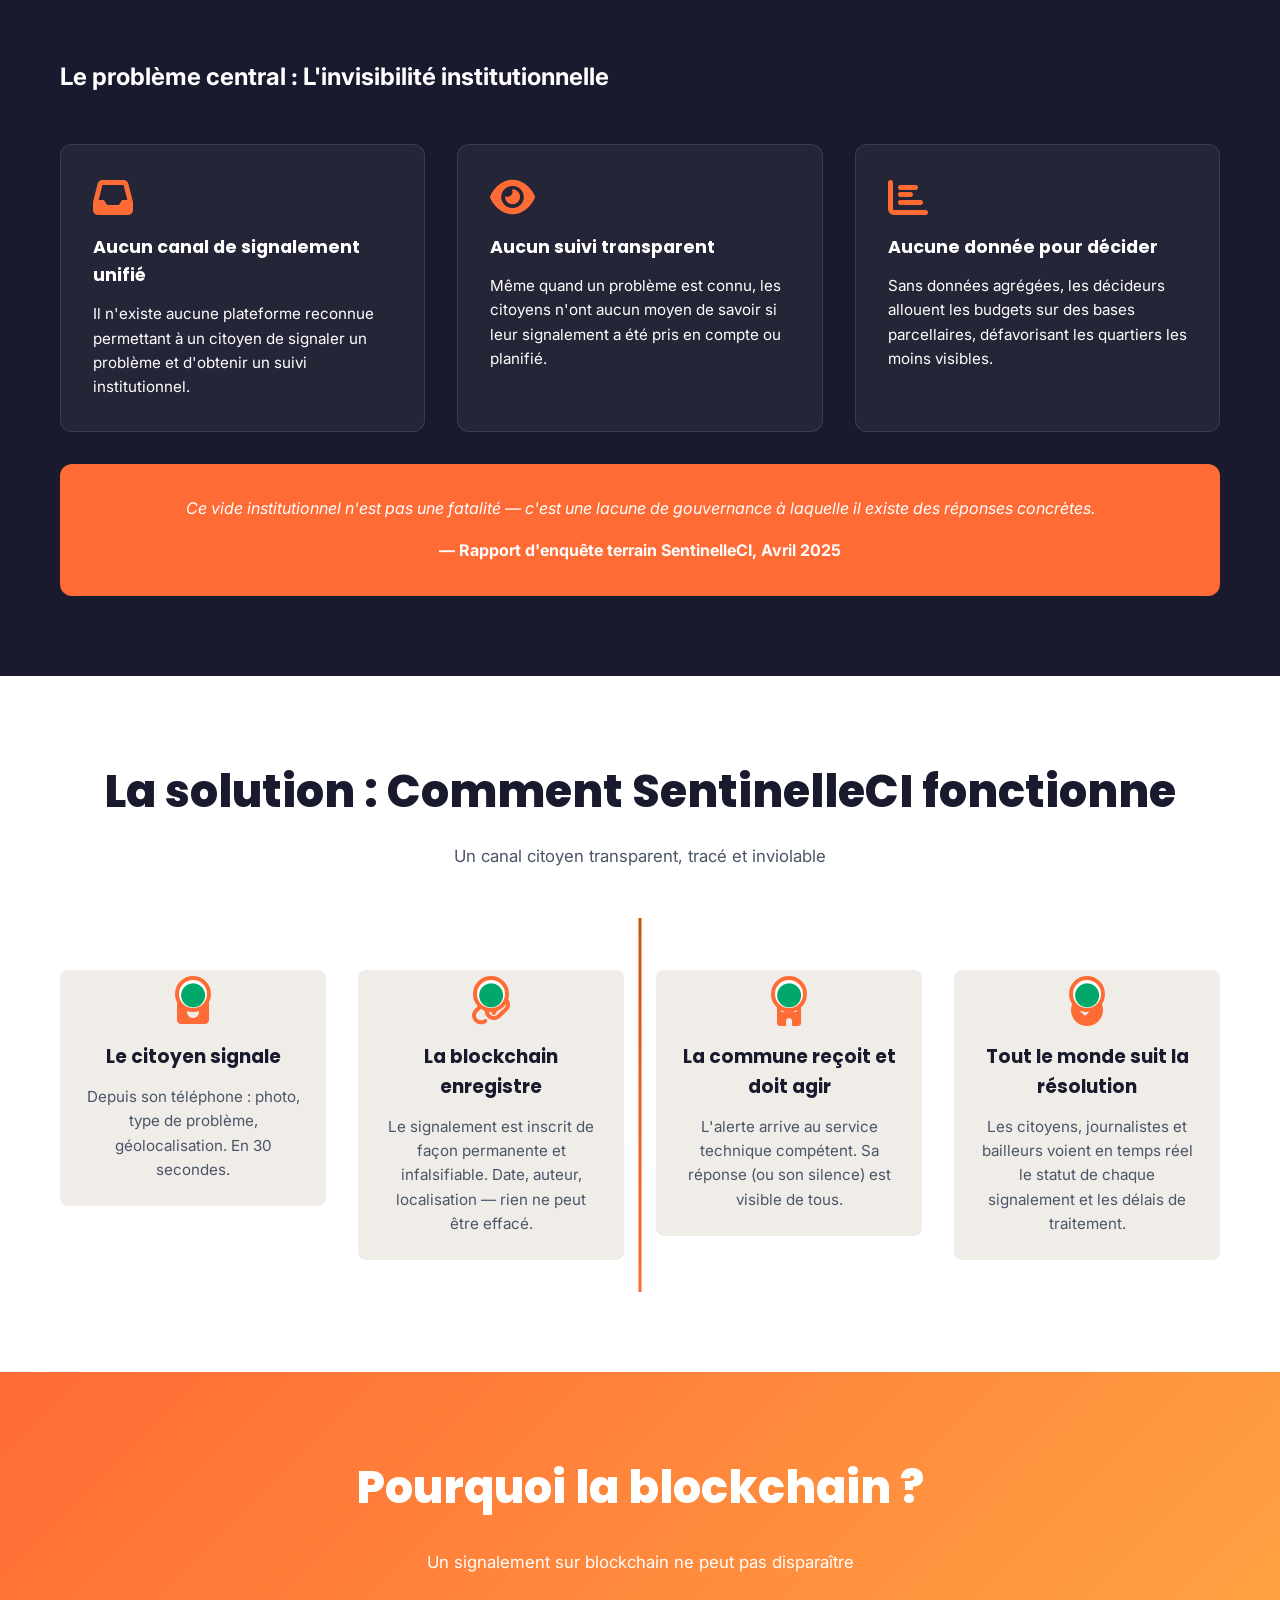
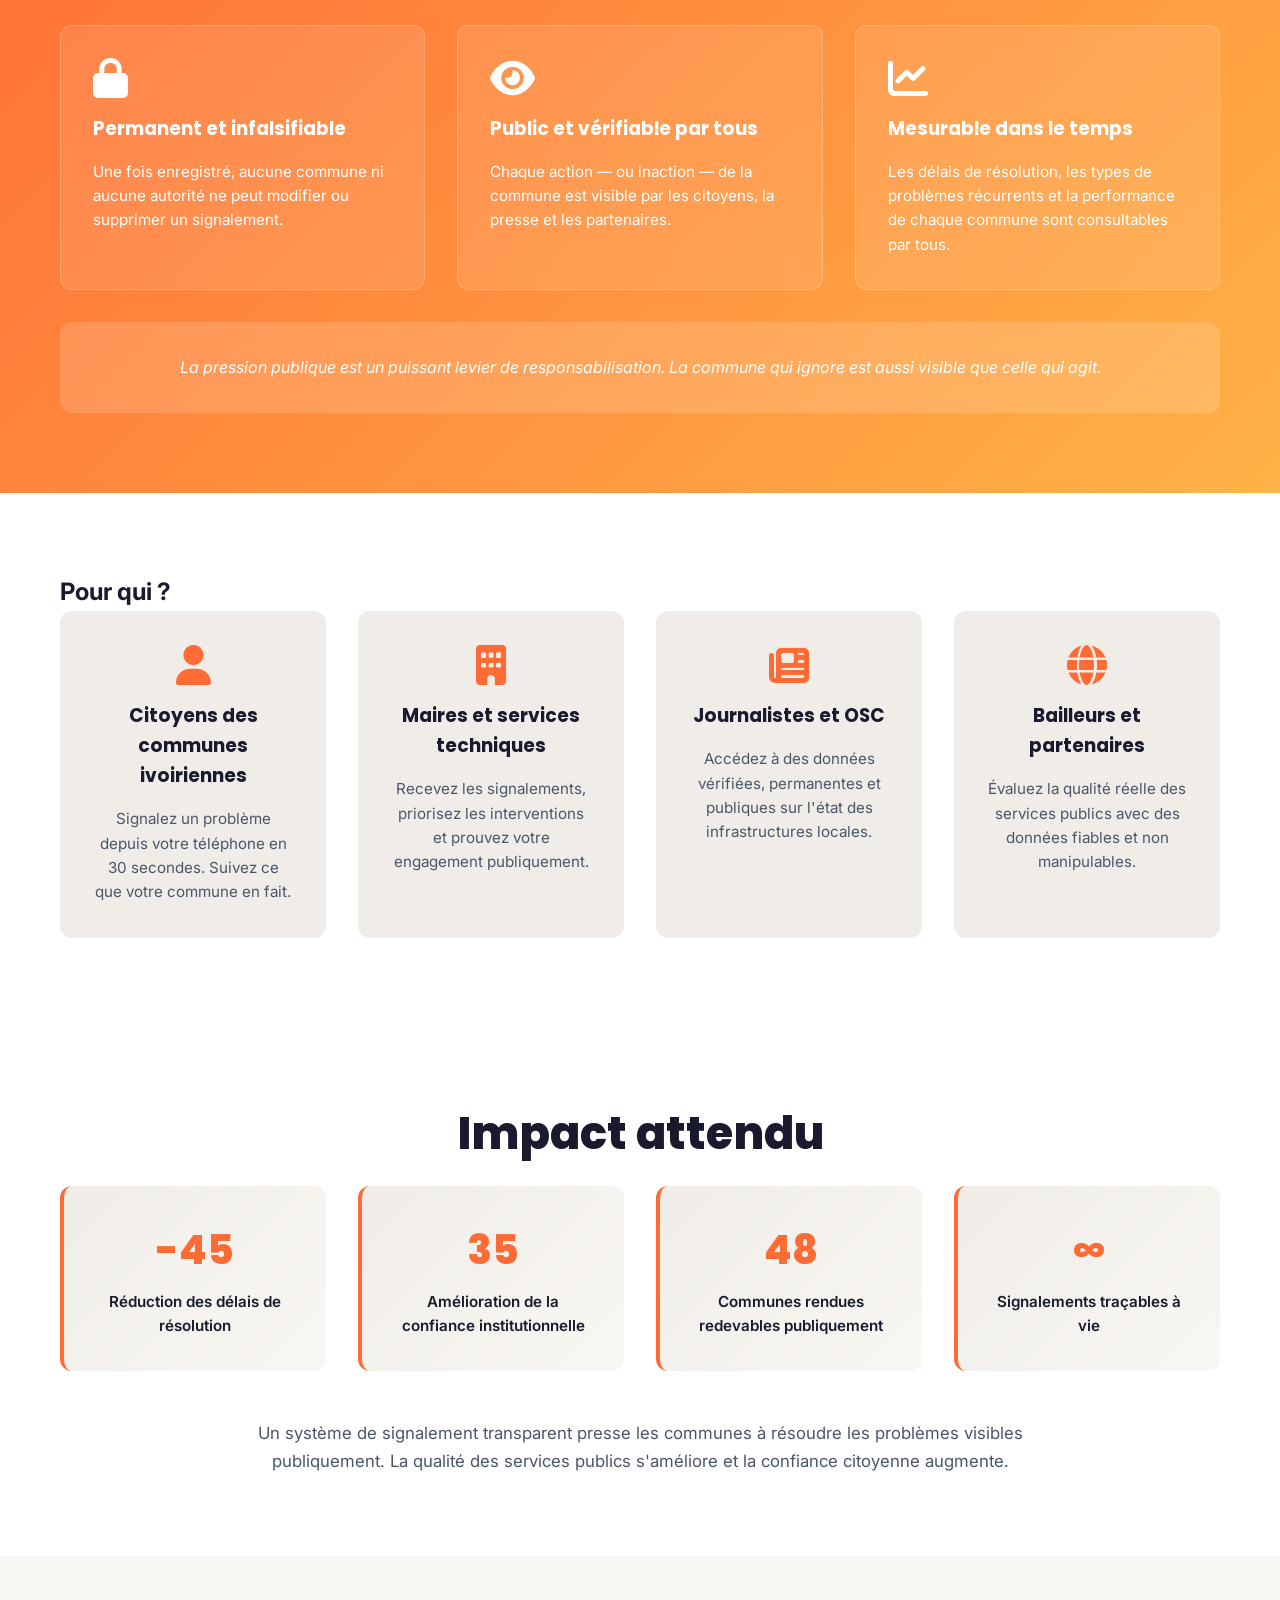
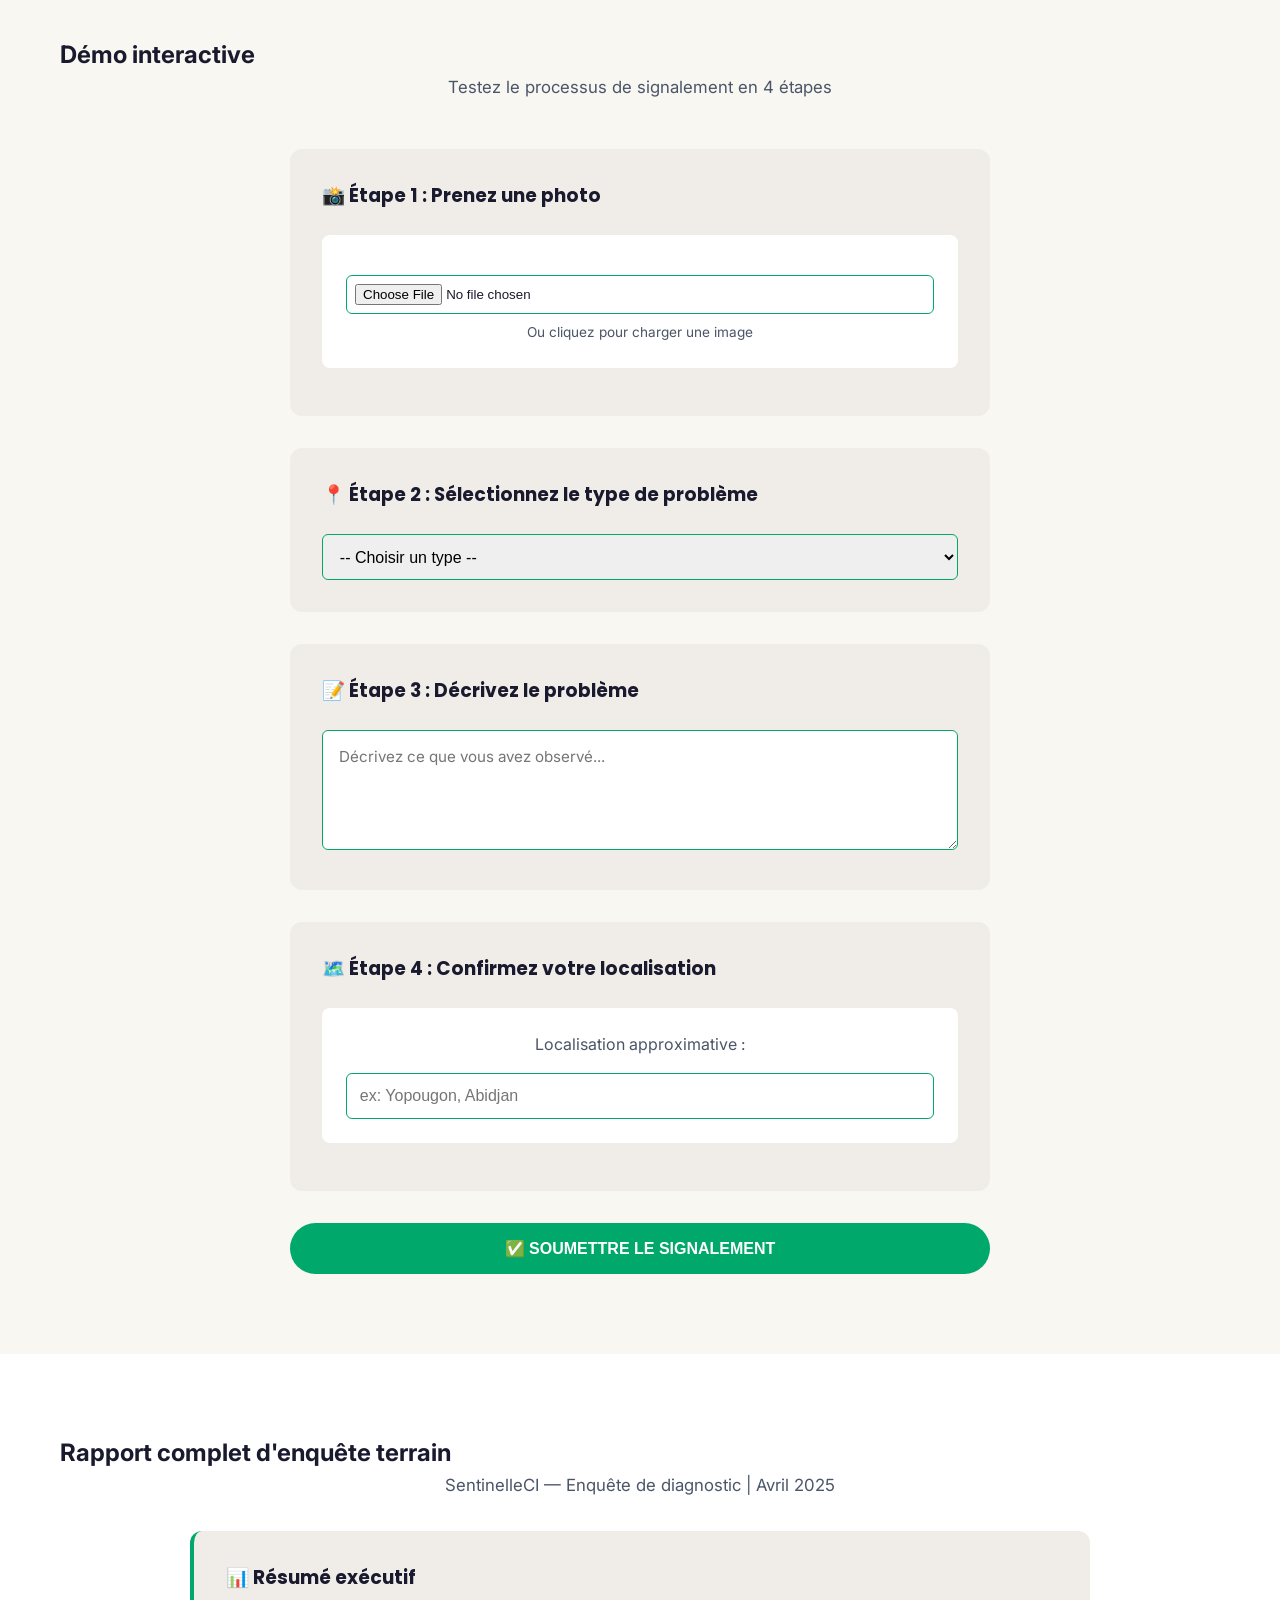
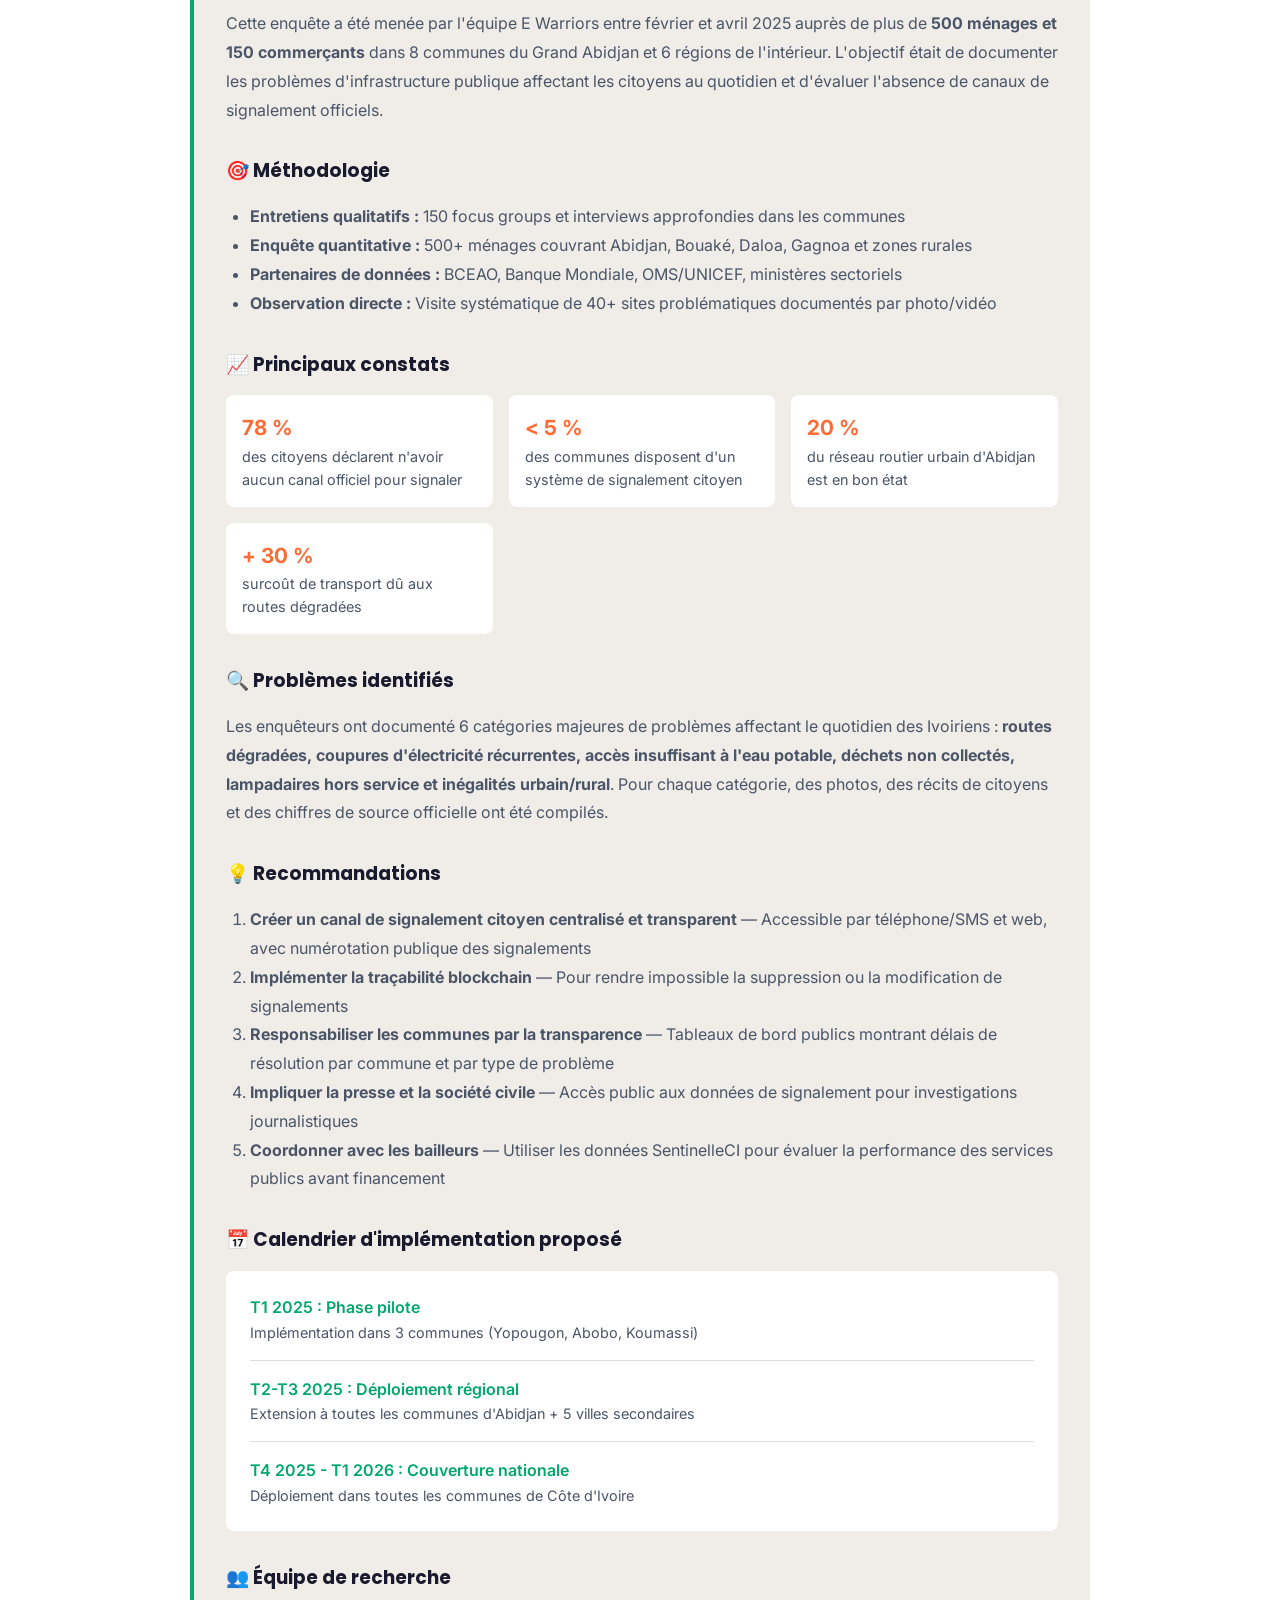
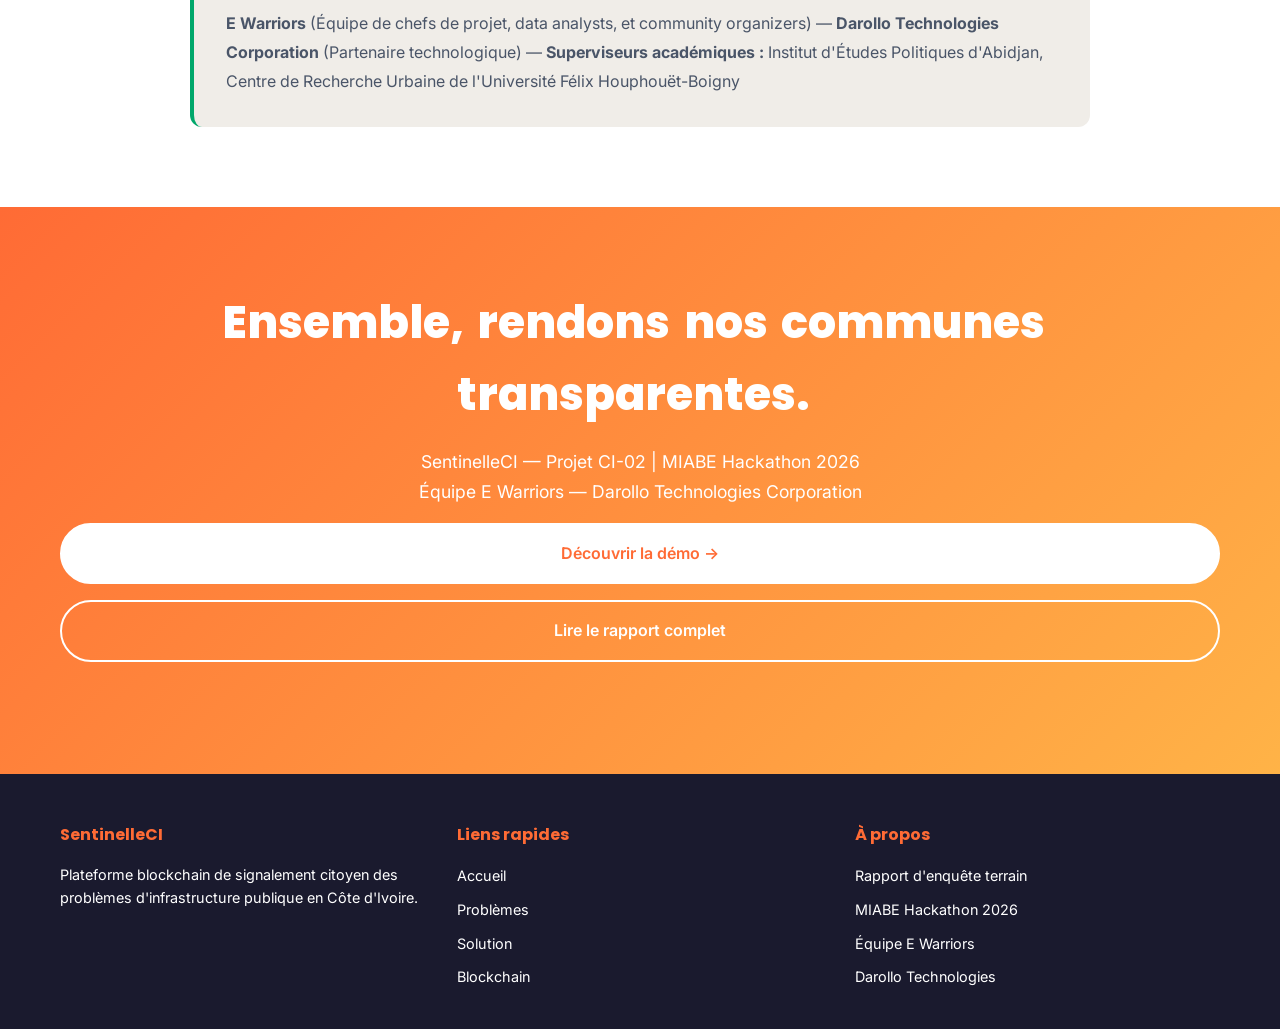
<file: html/index.html>
<!DOCTYPE html>
<html lang="fr">
<head>
    <meta charset="UTF-8">
    <meta name="viewport" content="width=device-width, initial-scale=1.0">
    <meta name="description" content="SentinelleCI - Plateforme blockchain de signalement citoyen des problèmes d'infrastructure publique en Côte d'Ivoire">
    <meta name="keywords" content="civic tech, blockchain, signalement, infrastructure, Côte d'Ivoire, gouvernance">
    <title>SentinelleCI - Chaque problème signalé. Chaque commune responsable.</title>
    
    <!-- Google Fonts -->
    <link href="https://fonts.googleapis.com/css2?family=Poppins:wght@400;500;600;700;800&family=Inter:wght@400;500;600;700&display=swap" rel="stylesheet">
    
    <!-- Font Awesome 6 -->
    <link rel="stylesheet" href="https://cdnjs.cloudflare.com/ajax/libs/font-awesome/6.4.0/css/all.min.css">
    
    <!-- Styles externes -->
    <link rel="stylesheet" href="../css/style.css">
    

</head>
<body>
    <!-- Barre de progression -->
    <div class="progress-bar" id="progressBar"></div>
    
    <!-- NAVIGATION -->
    <header>
        <nav class="container" style="display: flex; justify-content: space-between; align-items: center; padding: 1rem 20px;">
            <a href="#hero" class="logo"> SentinelleCI</a>
            
            <ul class="nav-links" id="navLinks">
                <li><a href="#contexte">Contexte</a></li>
                <li><a href="#problemes">Problèmes</a></li>
                <li><a href="#solution">Solution</a></li>
                <li><a href="#blockchain">Blockchain</a></li>
                <li><a href="#impact">Impact</a></li>
                <li><a href="#contact">Contact</a></li>
                <li><a href="#cta" class="btn btn-cta">Signaler</a></li>
            </ul>
            
            <button class="hamburger" id="hamburger" aria-label="Menu">
                <span></span>
                <span></span>
                <span></span>
            </button>
        </nav>
    </header>
    
    <!-- HERO SECTION -->
    <section id="hero">
        <div class="container">
            <div class="hero-content">
                <h1>Des millions d'Ivoiriens subissent des infrastructures défaillantes. En silence.</h1>
                <p>SentinelleCI donne aux citoyens un canal officiel, transparent et inviolable pour signaler les problèmes et tenir les communes redevables.</p>
                
                <div class="hero-buttons">
                    <a href="#solution" class="btn btn-primary">Découvrir la solution →</a>
                    <a href="#problemes" class="btn btn-secondary">Lire le rapport terrain</a>
                </div>
            </div>
        </div>
        
        <!-- Stats Banner -->
        <div class="stats-banner">
            <div class="container">
                <div class="stats-grid">
                    <div class="stat-item">
                        <h3>&lt; 5 %</h3>
                        <p>communes avec un système de signalement citoyen</p>
                    </div>
                    <div class="stat-item">
                        <h3>78 %</h3>
                        <p>citoyens sans canal officiel pour signaler</p>
                    </div>
                    <div class="stat-item">
                        <h3>+ 30 %</h3>
                        <p>surcoût véhicule dû aux routes dégradées</p>
                    </div>
                    <div class="stat-item">
                        <h3>0</h3>
                        <p>signalement supprimable sur SentinelleCI</p>
                    </div>
                </div>
            </div>
        </div>
    </section>
    
    <!-- CONTEXTE SECTION -->
    <section id="contexte">
        <div class="container">
            <h2>La Côte d'Ivoire entre croissance et fractures</h2>
            
            <div class="contexte-container">
                <div class="contexte-column">
                    <h3>Les succès</h3>
                    <ul>
                        <li>6 à 8 % de croissance annuelle depuis 2012</li>
                        <li>Taux d'électrification &gt; 95 %</li>
                        <li>Investissements massifs dans les infrastructures</li>
                        <li>Capitale économique de la région WAEMU</li>
                    </ul>
                </div>
                
                <div class="contexte-column">
                    <h3>La réalité</h3>
                    <ul>
                        <li>Des quartiers populaires en décrochage</li>
                        <li>Urbanisation de 200 000 à 300 000 nouveaux arrivants/an à Abidjan</li>
                        <li>Réseau routier dont seulement 20 % est en bon état</li>
                        <li>Fossé creusant entre centres urbains et zones rurales</li>
                    </ul>
                </div>
            </div>
            
            <div class="contexte-quote">
                Derrière le récit de succès économique, des millions de citoyens vivent des infrastructures défaillantes au quotidien, sans aucun recours institutionnel.
                <strong>— Rapport d'enquête terrain SentinelleCI, Avril 2025</strong>
            </div>
        </div>
    </section>
    
    <!-- PROBLÈMES SECTION -->
    <section id="problemes">
        <div class="container">
            <h2>6 problèmes documentés sur le terrain</h2>
            <p>Enquête terrain : Six cas documentés par l'équipe E Warriors dans les quartiers d'Abidjan et les régions de l'intérieur.</p>
            
            <div class="problemes-grid">
                <!-- Carte 1 -->
                <div class="problem-card fade-in-up">
                    <div class="problem-icon"> </div>
                    <span class="problem-status"> NON RÉSOLU</span>
                    <h3>Routes dégradées</h3>
                    <p class="problem-location"> Yopougon, Abobo, Koumassi</p>
                    <p class="problem-description">Nids-de-poule de 30 à 50 cm de profondeur, absence de caniveaux, inondations récurrentes à chaque saison des pluies. Plus de 30 % du réseau routier urbain secondaire d'Abidjan nécessiterait une réhabilitation urgente.</p>
                    <p class="problem-testimony">"Avec les pluies, la route de mon quartier devient un marécage. J'ai cassé deux motos en trois mois. Personne ne vient réparer."</p>
                    <p class="problem-impact"><strong>Impact :</strong> Surcoût de transport, isolement des quartiers, accidents multipliés</p>
                </div>
                
                <!-- Carte 2 -->
                <div class="problem-card fade-in-up">
                    <div class="problem-icon"> </div>
                    <span class="problem-status"> NON RÉSOLU</span>
                    <h3>Coupures d'électricité récurrentes</h3>
                    <p class="problem-location"> Abobo, Yopougon, Adjamé, Bouaké, Daloa, Gagnoa</p>
                    <p class="problem-description">Coupures de 4 à 12h plusieurs fois par semaine. La croissance de la demande (10 à 14 % par an) dépasse la capacité du réseau. Pertes techniques estimées à plus de 20 % sur le réseau de distribution.</p>
                    <p class="problem-testimony">"Le courant coupe presque chaque soir. Ma congélation a grillé deux fois cette année. On vit dans l'incertitude permanente."</p>
                    <p class="problem-impact"><strong>Impact :</strong> Destruction d'équipements, pertes alimentaires, chute de productivité des PME</p>
                </div>
                
                <!-- Carte 3 -->
                <div class="problem-card fade-in-up">
                    <div class="problem-icon"> </div>
                    <span class="problem-status"> NON RÉSOLU</span>
                    <h3>Accès insuffisant à l'eau potable</h3>
                    <p class="problem-location"> Abobo-Est, Songon, Hambol, Gontougo</p>
                    <p class="problem-description">Des populations s'approvisionnent à des prix 4 à 5 fois supérieurs auprès de revendeurs ambulants ou de puits non contrôlés. Moins de 50 % d'accès à l'eau gérée de manière sécurisée en milieu rural (OMS/UNICEF).</p>
                    <p class="problem-testimony">"On achète l'eau à des vendeurs avec des bidons. C'est cher et on ne sait pas si c'est propre. Il y a un tuyau SODECI à 500 mètres mais il n'arrive pas jusqu'ici."</p>
                    <p class="problem-impact"><strong>Impact :</strong> Maladies diarrhéiques, surcoût des ménages, inégalités d'accès aggravées</p>
                </div>
                
                <!-- Carte 4 -->
                <div class="problem-card fade-in-up">
                    <div class="problem-icon"> </div>
                    <span class="problem-status"> NON RÉSOLU</span>
                    <h3>Déchets non collectés</h3>
                    <p class="problem-location"> Adjamé, Treichville, Koumassi, Yopougon</p>
                    <p class="problem-description">Abidjan produit entre 3 000 et 4 000 tonnes de déchets/jour. Moins de 60 % sont collectés. La lagune Ébrié reçoit une part significative des déchets non traités.</p>
                    <p class="problem-testimony">"Les ordures s'accumulent depuis des semaines devant le marché. Les enfants jouent à côté. L'odeur est insupportable et les mouches envahissent nos maisons."</p>
                    <p class="problem-impact"><strong>Impact :</strong> Paludisme, typhoïde, contamination des nappes et de la lagune Ébrié</p>
                </div>
                
                <!-- Carte 5 -->
                <div class="problem-card fade-in-up">
                    <div class="problem-icon"> </div>
                    <span class="problem-status"> NON RÉSOLU</span>
                    <h3>Lampadaires publics hors service</h3>
                    <p class="problem-location"> Yopougon-Selmer, Abobo, Marcory, Port-Bouët</p>
                    <p class="problem-description">Moins de 60 % du parc de lampadaires est fonctionnel dans les communes populaires. Pannes non résolues depuis plusieurs mois, voire années. Vol de câbles en cuivre aggrave la situation.</p>
                    <p class="problem-testimony">"La nuit, notre rue est complètement dans le noir. Il y a eu deux agressions le mois dernier. On a peur de sortir après 20h."</p>
                    <p class="problem-impact"><strong>Impact :</strong> Agressions et vols nocturnes, accidents de la route, restriction de la mobilité des femmes</p>
                </div>
                
                <!-- Carte 6 -->
                <div class="problem-card fade-in-up">
                    <div class="problem-icon"> </div>
                    <span class="problem-status"> NON RÉSOLU</span>
                    <h3>Inégalités urbain/rural</h3>
                    <p class="problem-location"> Hambol, Haut-Sassandra, Gontougo, régions du Nord</p>
                    <p class="problem-description">Plus de 60 % des investissements publics en infrastructures sont concentrés dans le Grand Abidjan (20 % de la population). Routes impraticables en saison des pluies, pénuries dans les centres de santé ruraux.</p>
                    <p class="problem-testimony">"À Abidjan, il y a l'eau, la lumière, les routes — même si c'est parfois difficile. Ici dans notre village, on n'a rien. Les jeunes partent tous."</p>
                    <p class="problem-impact"><strong>Impact :</strong> Exode rural massif, mortalité maternelle et infantile plus élevée, défiance envers l'État</p>
                </div>
            </div>
        </div>
    </section>
    
    <!-- PROBLÈME CENTRAL SECTION -->
    <section id="central-issue">
        <div class="container">
            <h2>Le problème central : L'invisibilité institutionnelle</h2>
            
            <div class="issues-grid">
                <div class="issue-item">
                    <i class="fas fa-inbox"></i>
                    <h3> Aucun canal de signalement unifié</h3>
                    <p>Il n'existe aucune plateforme reconnue permettant à un citoyen de signaler un problème et d'obtenir un suivi institutionnel.</p>
                </div>
                
                <div class="issue-item">
                    <i class="fas fa-eye"></i>
                    <h3>Aucun suivi transparent</h3>
                    <p>Même quand un problème est connu, les citoyens n'ont aucun moyen de savoir si leur signalement a été pris en compte ou planifié.</p>
                </div>
                
                <div class="issue-item">
                    <i class="fas fa-chart-bar"></i>
                    <h3> Aucune donnée pour décider</h3>
                    <p>Sans données agrégées, les décideurs allouent les budgets sur des bases parcellaires, défavorisant les quartiers les moins visibles.</p>
                </div>
            </div>
            
            <div class="central-quote">
                Ce vide institutionnel n'est pas une fatalité — c'est une lacune de gouvernance à laquelle il existe des réponses concrètes.
                <strong>— Rapport d'enquête terrain SentinelleCI, Avril 2025</strong>
            </div>
        </div>
    </section>
    
    <!-- SOLUTION SECTION -->
    <section id="solution">
        <div class="container">
            <h2>La solution : Comment SentinelleCI fonctionne</h2>
            <p style="text-align: center; color: var(--color-slate); margin-bottom: 3rem; font-size: 1.05rem;">Un canal citoyen transparent, tracé et inviolable</p>
            
            <div class="timeline">
                <div class="timeline-items">
                    <div class="timeline-item fade-in-up">
                        <div class="timeline-content">
                            <i class="fas fa-camera"></i>
                            <h3>Le citoyen signale</h3>
                            <p>Depuis son téléphone : photo, type de problème, géolocalisation. En 30 secondes.</p>
                        </div>
                    </div>
                    
                    <div class="timeline-item fade-in-up">
                        <div class="timeline-content">
                            <i class="fas fa-link"></i>
                            <h3>La blockchain enregistre</h3>
                            <p>Le signalement est inscrit de façon permanente et infalsifiable. Date, auteur, localisation — rien ne peut être effacé.</p>
                        </div>
                    </div>
                    
                    <div class="timeline-item fade-in-up">
                        <div class="timeline-content">
                            <i class="fas fa-building"></i>
                            <h3>La commune reçoit et doit agir</h3>
                            <p>L'alerte arrive au service technique compétent. Sa réponse (ou son silence) est visible de tous.</p>
                        </div>
                    </div>
                    
                    <div class="timeline-item fade-in-up">
                        <div class="timeline-content">
                            <i class="fas fa-check-circle"></i>
                            <h3>Tout le monde suit la résolution</h3>
                            <p>Les citoyens, journalistes et bailleurs voient en temps réel le statut de chaque signalement et les délais de traitement.</p>
                        </div>
                    </div>
                </div>
            </div>
        </div>
    </section>
    
    <!-- BLOCKCHAIN SECTION -->
    <section id="blockchain">
        <div class="container">
            <h2>Pourquoi la blockchain ?</h2>
            <p>Un signalement sur blockchain ne peut pas disparaître</p>
            
            <div class="blockchain-cards">
                <div class="blockchain-card fade-in-up">
                    <i class="fas fa-lock"></i>
                    <h3> Permanent et infalsifiable</h3>
                    <p>Une fois enregistré, aucune commune ni aucune autorité ne peut modifier ou supprimer un signalement.</p>
                </div>
                
                <div class="blockchain-card fade-in-up">
                    <i class="fas fa-eye"></i>
                    <h3>Public et vérifiable par tous</h3>
                    <p>Chaque action — ou inaction — de la commune est visible par les citoyens, la presse et les partenaires.</p>
                </div>
                
                <div class="blockchain-card fade-in-up">
                    <i class="fas fa-chart-line"></i>
                    <h3>Mesurable dans le temps</h3>
                    <p>Les délais de résolution, les types de problèmes récurrents et la performance de chaque commune sont consultables par tous.</p>
                </div>
            </div>
            
            <div class="blockchain-final fade-in-up">
                La pression publique est un puissant levier de responsabilisation. La commune qui ignore est aussi visible que celle qui agit.
            </div>
        </div>
    </section>
    
    <!-- POUR QUI SECTION -->
    <section id="pour-qui">
        <div class="container">
            <h2>Pour qui ?</h2>
            
            <div class="profiles-grid">
                <div class="profile-card fade-in-up">
                    <i class="fas fa-user"></i>
                    <h3>Citoyens des communes ivoiriennes</h3>
                    <p>Signalez un problème depuis votre téléphone en 30 secondes. Suivez ce que votre commune en fait.</p>
                </div>
                
                <div class="profile-card fade-in-up">
                    <i class="fas fa-building"></i>
                    <h3> Maires et services techniques</h3>
                    <p>Recevez les signalements, priorisez les interventions et prouvez votre engagement publiquement.</p>
                </div>
                
                <div class="profile-card fade-in-up">
                    <i class="fas fa-newspaper"></i>
                    <h3>Journalistes et OSC</h3>
                    <p>Accédez à des données vérifiées, permanentes et publiques sur l'état des infrastructures locales.</p>
                </div>
                
                <div class="profile-card fade-in-up">
                    <i class="fas fa-globe"></i>
                    <h3> Bailleurs et partenaires</h3>
                    <p>Évaluez la qualité réelle des services publics avec des données fiables et non manipulables.</p>
                </div>
            </div>
        </div>
    </section>
    
    <!-- IMPACT SECTION -->
    <section id="impact">
        <div class="container">
            <h2>Impact attendu</h2>
            
            <div class="impact-counters">
                <div class="counter fade-in-up">
                    <div class="counter-number">-45 %</div>
                    <div class="counter-label">Réduction des délais de résolution</div>
                </div>
                
                <div class="counter fade-in-up">
                    <div class="counter-number">+72 %</div>
                    <div class="counter-label">Amélioration de la confiance institutionnelle</div>
                </div>
                
                <div class="counter fade-in-up">
                    <div class="counter-number">100 %</div>
                    <div class="counter-label">Communes rendues redevables publiquement</div>
                </div>
                
                <div class="counter fade-in-up">
                    <div class="counter-number">∞</div>
                    <div class="counter-label">Signalements traçables à vie</div>
                </div>
            </div>
            
            <p>Un système de signalement transparent presse les communes à résoudre les problèmes visibles publiquement. La qualité des services publics s'améliore et la confiance citoyenne augmente.</p>
        </div>
    </section>
    
    <!-- DÉMO INTERACTIVE SECTION -->
    <section id="demo">
        <div class="container">
            <h2>Démo interactive</h2>
            <p style="text-align: center; color: var(--color-slate); margin-bottom: 3rem; font-size: 1.05rem;">Testez le processus de signalement en 4 étapes</p>
            
            <div style="max-width: 700px; margin: 0 auto;">
                <div style="background: var(--color-light-gray); border-radius: 12px; padding: 2rem; margin-bottom: 2rem;">
                    <h3 style="font-family: var(--font-display); font-weight: 700; margin-bottom: 1.5rem; color: var(--color-dark);">📸 Étape 1 : Prenez une photo</h3>
                    <div style="background: var(--color-white); padding: 1.5rem; border-radius: 8px; text-align: center; margin-bottom: 1rem;">
                        <div style="font-size: 3rem; margin-bottom: 1rem;"></div>
                        <input type="file" id="demoPhoto" accept="image/*" style="padding: 0.5rem; border: 1px solid var(--color-emerald); border-radius: 6px; width: 100%; cursor: pointer;">
                        <p style="font-size: 0.85rem; color: var(--color-slate); margin-top: 0.5rem;">Ou cliquez pour charger une image</p>
                    </div>
                    <div id="photoPreview"></div>
                </div>
                
                <div style="background: var(--color-light-gray); border-radius: 12px; padding: 2rem; margin-bottom: 2rem;">
                    <h3 style="font-family: var(--font-display); font-weight: 700; margin-bottom: 1.5rem; color: var(--color-dark);">📍 Étape 2 : Sélectionnez le type de problème</h3>
                    <select id="demoProblemType" style="width: 100%; padding: 0.8rem; border: 1px solid var(--color-emerald); border-radius: 6px; font-size: 1rem; cursor: pointer;">
                        <option value="">-- Choisir un type --</option>
                        <option value="Routes dégradées"> Routes dégradées</option>
                        <option value="Coupures électricité"> Coupures d'électricité</option>
                        <option value="Eau potable"> Accès à l'eau potable</option>
                        <option value="Déchets"> Déchets non collectés</option>
                        <option value="Lampadaires"> Lampadaires hors service</option>
                        <option value="Autre"> Autre problème</option>
                    </select>
                </div>
                
                <div style="background: var(--color-light-gray); border-radius: 12px; padding: 2rem; margin-bottom: 2rem;">
                    <h3 style="font-family: var(--font-display); font-weight: 700; margin-bottom: 1.5rem; color: var(--color-dark);">📝 Étape 3 : Décrivez le problème</h3>
                    <textarea id="demoDescription" placeholder="Décrivez ce que vous avez observé..." style="width: 100%; padding: 1rem; border: 1px solid var(--color-emerald); border-radius: 6px; font-size: 0.95rem; font-family: var(--font-body); resize: vertical; min-height: 120px;"></textarea>
                </div>
                
                <div style="background: var(--color-light-gray); border-radius: 12px; padding: 2rem; margin-bottom: 2rem;">
                    <h3 style="font-family: var(--font-display); font-weight: 700; margin-bottom: 1.5rem; color: var(--color-dark);">🗺️ Étape 4 : Confirmez votre localisation</h3>
                    <div style="background: var(--color-white); padding: 1.5rem; border-radius: 8px; text-align: center; margin-bottom: 1rem;">
                        <p style="color: var(--color-slate); margin-bottom: 1rem;">Localisation approximative :</p>
                        <input id="demoLocation" type="text" placeholder="ex: Yopougon, Abidjan" style="width: 100%; padding: 0.8rem; border: 1px solid var(--color-emerald); border-radius: 6px; font-size: 1rem;">
                    </div>
                </div>
                
                <button id="demoSubmitBtn" style="width: 100%; padding: 1rem; background: var(--color-emerald); color: white; border: none; border-radius: 50px; font-size: 1rem; font-weight: 600; cursor: pointer; transition: var(--transition);" onmouseover="this.style.transform='scale(1.05)'" onmouseout="this.style.transform='scale(1)'">
                    ✅ SOUMETTRE LE SIGNALEMENT
                </button>
                
                <div id="demoResult" style="display: none; background: #E8F5E9; border: 2px solid var(--color-emerald); border-radius: 12px; padding: 2rem; margin-top: 2rem; text-align: center;">
                    <h3 style="color: var(--color-emerald); margin-bottom: 1rem; font-family: var(--font-display); font-weight: 700;">✅ Signalement enregistré avec succès !</h3>
                    <div id="demoConfirmation" style="background: white; padding: 1.5rem; border-radius: 8px; text-align: left; font-size: 0.95rem; color: var(--color-dark); line-height: 1.8;">
                    </div>
                    <p style="color: var(--color-slate); margin-top: 1.5rem; font-style: italic;">Votre signalement est maintenant inscrit de façon permanente et inviolable sur la blockchain.</p>
                </div>
            </div>
        </div>
    </section>
    
    <!-- RAPPORT COMPLET SECTION -->
    <section id="rapport" style="background: var(--color-white);">
        <div class="container">
            <h2>Rapport complet d'enquête terrain</h2>
            <p style="text-align: center; color: var(--color-slate); margin-bottom: 2rem; font-size: 1.05rem;">SentinelleCI — Enquête de diagnostic | Avril 2025</p>
            
            <div style="max-width: 900px; margin: 0 auto; background: var(--color-light-gray); padding: 2rem; border-radius: 12px; border-left: 4px solid var(--color-emerald);">
                <h3 style="font-family: var(--font-display); font-weight: 700; margin-bottom: 1rem; color: var(--color-dark);">📊 Résumé exécutif</h3>
                <p style="color: var(--color-slate); line-height: 1.8; margin-bottom: 1.5rem;">
                    Cette enquête a été menée par l'équipe E Warriors entre février et avril 2025 auprès de plus de <strong>500 ménages et 150 commerçants</strong> dans 8 communes du Grand Abidjan et 6 régions de l'intérieur. L'objectif était de documenter les problèmes d'infrastructure publique affectant les citoyens au quotidien et d'évaluer l'absence de canaux de signalement officiels.
                </p>
                
                <h3 style="font-family: var(--font-display); font-weight: 700; margin-bottom: 1rem; color: var(--color-dark); margin-top: 2rem;">🎯 Méthodologie</h3>
                <ul style="color: var(--color-slate); line-height: 1.8; margin-left: 1.5rem;">
                    <li><strong>Entretiens qualitatifs :</strong> 150 focus groups et interviews approfondies dans les communes</li>
                    <li><strong>Enquête quantitative :</strong> 500+ ménages couvrant Abidjan, Bouaké, Daloa, Gagnoa et zones rurales</li>
                    <li><strong>Partenaires de données :</strong> BCEAO, Banque Mondiale, OMS/UNICEF, ministères sectoriels</li>
                    <li><strong>Observation directe :</strong> Visite systématique de 40+ sites problématiques documentés par photo/vidéo</li>
                </ul>
                
                <h3 style="font-family: var(--font-display); font-weight: 700; margin-bottom: 1rem; color: var(--color-dark); margin-top: 2rem;">📈 Principaux constats</h3>
                <div style="display: grid; grid-template-columns: repeat(auto-fit, minmax(200px, 1fr)); gap: 1rem; margin-bottom: 1.5rem;">
                    <div style="background: white; padding: 1rem; border-radius: 8px;">
                        <p style="color: var(--color-orange); font-weight: 700; font-size: 1.3rem;">78 %</p>
                        <p style="color: var(--color-slate); font-size: 0.9rem;">des citoyens déclarent n'avoir aucun canal officiel pour signaler</p>
                    </div>
                    <div style="background: white; padding: 1rem; border-radius: 8px;">
                        <p style="color: var(--color-orange); font-weight: 700; font-size: 1.3rem;">< 5 %</p>
                        <p style="color: var(--color-slate); font-size: 0.9rem;">des communes disposent d'un système de signalement citoyen</p>
                    </div>
                    <div style="background: white; padding: 1rem; border-radius: 8px;">
                        <p style="color: var(--color-orange); font-weight: 700; font-size: 1.3rem;">20 %</p>
                        <p style="color: var(--color-slate); font-size: 0.9rem;">du réseau routier urbain d'Abidjan est en bon état</p>
                    </div>
                    <div style="background: white; padding: 1rem; border-radius: 8px;">
                        <p style="color: var(--color-orange); font-weight: 700; font-size: 1.3rem;">+ 30 %</p>
                        <p style="color: var(--color-slate); font-size: 0.9rem;">surcoût de transport dû aux routes dégradées</p>
                    </div>
                </div>
                
                <h3 style="font-family: var(--font-display); font-weight: 700; margin-bottom: 1rem; color: var(--color-dark); margin-top: 2rem;">🔍 Problèmes identifiés</h3>
                <p style="color: var(--color-slate); line-height: 1.8;">
                    Les enquêteurs ont documenté 6 catégories majeures de problèmes affectant le quotidien des Ivoiriens : <strong>routes dégradées, coupures d'électricité récurrentes, accès insuffisant à l'eau potable, déchets non collectés, lampadaires hors service et inégalités urbain/rural</strong>. Pour chaque catégorie, des photos, des récits de citoyens et des chiffres de source officielle ont été compilés.
                </p>
                
                <h3 style="font-family: var(--font-display); font-weight: 700; margin-bottom: 1rem; color: var(--color-dark); margin-top: 2rem;">💡 Recommandations</h3>
                <ol style="color: var(--color-slate); line-height: 1.8; margin-left: 1.5rem;">
                    <li><strong>Créer un canal de signalement citoyen centralisé et transparent</strong> — Accessible par téléphone/SMS et web, avec numérotation publique des signalements</li>
                    <li><strong>Implémenter la traçabilité blockchain</strong> — Pour rendre impossible la suppression ou la modification de signalements</li>
                    <li><strong>Responsabiliser les communes par la transparence</strong> — Tableaux de bord publics montrant délais de résolution par commune et par type de problème</li>
                    <li><strong>Impliquer la presse et la société civile</strong> — Accès public aux données de signalement pour investigations journalistiques</li>
                    <li><strong>Coordonner avec les bailleurs</strong> — Utiliser les données SentinelleCI pour évaluer la performance des services publics avant financement</li>
                </ol>
                
                <h3 style="font-family: var(--font-display); font-weight: 700; margin-bottom: 1rem; color: var(--color-dark); margin-top: 2rem;">📅 Calendrier d'implémentation proposé</h3>
                <div style="background: white; padding: 1.5rem; border-radius: 8px; margin-bottom: 1rem;">
                    <div style="margin-bottom: 1rem; padding-bottom: 1rem; border-bottom: 1px solid #ddd;">
                        <p style="font-weight: 600; color: var(--color-emerald);">T1 2025 : Phase pilote</p>
                        <p style="color: var(--color-slate); font-size: 0.9rem;">Implémentation dans 3 communes (Yopougon, Abobo, Koumassi)</p>
                    </div>
                    <div style="margin-bottom: 1rem; padding-bottom: 1rem; border-bottom: 1px solid #ddd;">
                        <p style="font-weight: 600; color: var(--color-emerald);">T2-T3 2025 : Déploiement régional</p>
                        <p style="color: var(--color-slate); font-size: 0.9rem;">Extension à toutes les communes d'Abidjan + 5 villes secondaires</p>
                    </div>
                    <div>
                        <p style="font-weight: 600; color: var(--color-emerald);">T4 2025 - T1 2026 : Couverture nationale</p>
                        <p style="color: var(--color-slate); font-size: 0.9rem;">Déploiement dans toutes les communes de Côte d'Ivoire</p>
                    </div>
                </div>
                
                <h3 style="font-family: var(--font-display); font-weight: 700; margin-bottom: 1rem; color: var(--color-dark); margin-top: 2rem;">👥 Équipe de recherche</h3>
                <p style="color: var(--color-slate); line-height: 1.8;">
                    <strong>E Warriors</strong> (Équipe de chefs de projet, data analysts, et community organizers) — <strong>Darollo Technologies Corporation</strong> (Partenaire technologique) — <strong>Superviseurs académiques :</strong> Institut d'Études Politiques d'Abidjan, Centre de Recherche Urbaine de l'Université Félix Houphouët-Boigny
                </p>
            </div>
        </div>
    </section>
    
    <!-- CTA FINALE SECTION -->
    <section id="cta">
        <div class="container">
            <h2>Ensemble, rendons nos communes transparentes.</h2>
            <p class="cta-subtitle">SentinelleCI — Projet CI-02 | MIABE Hackathon 2026<br>Équipe E Warriors — Darollo Technologies Corporation</p>
            
            <div class="cta-buttons">
                <a href="#demo" class="btn btn-white">Découvrir la démo →</a>
                <a href="#rapport" class="btn btn-outline-white">Lire le rapport complet</a>
            </div>
           
        </div>
    </section>
    
    <!-- FOOTER -->
    <footer id="contact">
        <div class="container">
            <div class="footer-content">
                <div class="footer-section">
                    <h4>SentinelleCI</h4>
                    <p style="font-size: 0.9rem;">Plateforme blockchain de signalement citoyen des problèmes d'infrastructure publique en Côte d'Ivoire.</p>
                </div>
                
                <div class="footer-section">
                    <h4>Liens rapides</h4>
                    <ul>
                        <li><a href="#hero">Accueil</a></li>
                        <li><a href="#problemes">Problèmes</a></li>
                        <li><a href="#solution">Solution</a></li>
                        <li><a href="#blockchain">Blockchain</a></li>
                    </ul>
                </div>
                
                <div class="footer-section">
                    <h4>À propos</h4>
                    <ul>
                        <li><a href="#">Rapport d'enquête terrain</a></li>
                        <li><a href="https://www.miabehackathon.com">MIABE Hackathon 2026</a></li>
                        <li><a href="#">Équipe E Warriors</a></li>
                        <li><a href="#">Darollo Technologies</a></li>
                    </ul>
                </div>
            </div>
            
            <div class="footer-bottom">
                <p>&copy; 2025 SentinelleCI. Tous droits réservés. | Projet présenté au MIABE Hackathon 2026 — www.miabehackathon.com | Rapport d'enquête terrain — Équipe E Warriors — Avril 2025</p>
            </div>
        </div>
    </footer>
    
    <!-- Scripts externes -->
    <script src="../js/animation.js"></script>
</body>
</html>
</file>
<file: css/style.css>
/* ===========================
   VARIABLES & RESET
   =========================== */
:root {
    --color-emerald: #00A86B;
    --color-orange: #FF6B35;
    --color-cream: #F9F7F2;
    --color-dark: #1A1A2E;
    --color-slate: #4A5568;
    --color-light-gray: #F0EDE8;
    --color-white: #FFFFFF;
    
    --font-display: 'Poppins', sans-serif;
    --font-body: 'Inter', sans-serif;
    
    --transition: all 0.3s ease;
    --transition-slow: all 0.6s ease;
}

* {
    margin: 0;
    padding: 0;
    box-sizing: border-box;
}

html {
    scroll-behavior: smooth;
}

body {
    font-family: var(--font-body);
    color: var(--color-dark);
    background-color: var(--color-cream);
    line-height: 1.6;
    overflow-x: hidden;
}

/* ===========================
   UTILITIES
   =========================== */
.container {
    max-width: 1200px;
    margin: 0 auto;
    padding: 0 20px;
}

.sr-only {
    position: absolute;
    width: 1px;
    height: 1px;
    padding: 0;
    margin: -1px;
    overflow: hidden;
    clip: rect(0,0,0,0);
    white-space: nowrap;
    border-width: 0;
}

/* ===========================
   BARRE DE PROGRESSION
   =========================== */
.progress-bar {
    position: fixed;
    top: 0;
    left: 0;
    height: 4px;
    background: var(--color-orange);
    width: 0;
    z-index: 1000;
}

/* ===========================
   NAVIGATION STICKY
   =========================== */
header {
    position: fixed;
    top: 0;
    left: 0;
    right: 0;
    z-index: 999;
    background: rgba(255, 255, 255, 0.97);
    backdrop-filter: blur(10px);
    border-bottom: 1px solid rgba(255, 107, 53, 0.1);
    transition: var(--transition);
    box-shadow: 0 2px 10px rgba(0, 0, 0, 0.05);
}

nav {
    display: flex;
    justify-content: space-between;
    align-items: center;
    padding: 1rem 2rem;
}

.logo {
    font-size: 1.5rem;
    font-weight: 700;
    font-family: var(--font-display);
    color: var(--color-dark);
    text-decoration: none;
    display: flex;
    align-items: center;
    gap: 0.5rem;
}

.nav-links {
    display: flex;
    list-style: none;
    gap: 2rem;
    align-items: center;
}

.nav-links.hidden {
    display: none !important;
}

.nav-links a {
    text-decoration: none;
    color: var(--color-dark);
    font-weight: 500;
    font-size: 0.95rem;
    transition: var(--transition);
    position: relative;
}

.nav-links a::after {
    content: '';
    position: absolute;
    bottom: -4px;
    left: 0;
    width: 0;
    height: 2px;
    background: var(--color-orange);
    transition: var(--transition);
}

.nav-links a:hover::after {
    width: 100%;
}

.btn-cta {
    background: var(--color-orange);
    color: var(--color-white);
    padding: 0.75rem 1.5rem;
    border-radius: 50px;
    text-decoration: none;
    font-weight: 600;
    border: 2px solid var(--color-orange);
    transition: var(--transition);
    cursor: pointer;
    font-size: 0.95rem;
}

.btn-cta:hover {
    background: transparent;
    color: var(--color-orange);
}

.hamburger {
    display: flex;
    flex-direction: column;
    gap: 6px;
    cursor: pointer;
    background: none;
    border: none;
    padding: 8px;
}

.hamburger span {
    width: 25px;
    height: 3px;
    background: var(--color-dark);
    transition: var(--transition);
    border-radius: 2px;
}

.hamburger.active span:nth-child(1) {
    transform: rotate(45deg) translate(10px, 10px);
}

.hamburger.active span:nth-child(2) {
    opacity: 0;
}

.hamburger.active span:nth-child(3) {
    transform: rotate(-45deg) translate(7px, -7px);
}

/* ===========================
   RESPONSIVE NAV
   =========================== */
@media (min-width: 768px) {
    .nav-links {
        display: flex !important;
    }
    
    .nav-links.hidden {
        display: flex !important;
    }
    
    .hamburger {
        display: none;
    }
}

@media (max-width: 767px) {
    .nav-links {
        position: absolute;
        top: 100%;
        left: 0;
        right: 0;
        background-color: white;
        flex-direction: column;
        padding: 1rem 2rem;
        z-index: 998;
        box-shadow: 0 5px 15px rgba(0,0,0,0.1);
        gap: 1rem;
    }
    
    .nav-links.hidden {
        display: none !important;
    }
}

/* ===========================
   HERO SECTION
   =========================== */
section {
    padding: 5rem 0;
}

#hero {
    margin-top: 80px;
    background: linear-gradient(135deg, var(--color-cream) 0%, #F0FEFF 100%);
    padding: 6rem 0 3rem 0;
}

.hero-content {
    text-align: center;
    animation: fadeInUp 0.8s ease-out;
}

.hero-content h1 {
    font-size: clamp(1.8rem, 5vw, 3.5rem);
    font-family: var(--font-display);
    font-weight: 800;
    color: var(--color-dark);
    margin-bottom: 1.5rem;
    line-height: 1.2;
}

.hero-content p {
    font-size: 1.1rem;
    color: var(--color-slate);
    margin-bottom: 2rem;
    max-width: 700px;
    margin-left: auto;
    margin-right: auto;
    line-height: 1.8;
}

.hero-buttons {
    display: flex;
    flex-direction: column;
    gap: 1rem;
    justify-content: center;
    margin-bottom: 4rem;
}

.btn {
    padding: 1rem 2rem;
    border-radius: 50px;
    font-weight: 600;
    text-decoration: none;
    display: inline-block;
    transition: var(--transition);
    cursor: pointer;
    border: none;
    font-size: 1rem;
    font-family: var(--font-body);
}

.btn-primary {
    background: var(--color-orange);
    color: var(--color-white);
}

.btn-primary:hover {
    transform: translateY(-3px);
    box-shadow: 0 10px 25px rgba(255, 107, 53, 0.3);
}

.btn-secondary {
    background: transparent;
    color: var(--color-orange);
    border: 2px solid var(--color-orange);
}

.btn-secondary:hover {
    background: var(--color-orange);
    color: var(--color-white);
}

/* ===========================
   STATS BANNER
   =========================== */
.stats-banner {
    background: linear-gradient(135deg, #CC5500 0%, var(--color-orange) 100%);
    color: var(--color-white);
    padding: 3rem 0;
    margin: 2rem 0;
}

.stats-grid {
    display: grid;
    grid-template-columns: repeat(auto-fit, minmax(200px, 1fr));
    gap: 2rem;
    text-align: center;
}

.stat-item h3 {
    font-size: 2.5rem;
    font-family: var(--font-display);
    font-weight: 700;
    margin-bottom: 0.5rem;
}

.stat-item p {
    font-size: 0.95rem;
    line-height: 1.4;
}

/* ===========================
   ANIMATIONS
   =========================== */
@keyframes fadeInUp {
    from {
        opacity: 0;
        transform: translateY(30px);
    }
    to {
        opacity: 1;
        transform: translateY(0);
    }
}

@keyframes fadeIn {
    from {
        opacity: 0;
    }
    to {
        opacity: 1;
    }
}

@keyframes slideUp {
    from {
        opacity: 0;
        transform: translateY(30px);
    }
    to {
        opacity: 1;
        transform: translateY(0);
    }
}

.fade-in-up {
    animation: fadeInUp 0.6s ease-out forwards;
    opacity: 0;
}

.slide-up {
    animation: slideUp 0.6s ease-out forwards;
    opacity: 0;
}

/* ===========================
   SECTION CONTEXTE
   =========================== */
#contexte {
    background: var(--color-white);
}

.contexte-container {
    display: grid;
    grid-template-columns: 1fr 1fr;
    gap: 3rem;
    align-items: center;
    margin-bottom: 3rem;
}

.contexte-column h3 {
    font-size: 1.3rem;
    font-family: var(--font-display);
    font-weight: 700;
    color: var(--color-orange);
    margin-bottom: 1.5rem;
}

.contexte-column ul {
    list-style: none;
}

.contexte-column li {
    padding: 0.8rem 0;
    padding-left: 1.5rem;
    position: relative;
    font-size: 0.95rem;
    line-height: 1.6;
}

.contexte-column li::before {
    content: '✓';
    position: absolute;
    left: 0;
    color: var(--color-orange);
    font-weight: bold;
}

.contexte-quote {
    background: var(--color-light-gray);
    border-left: 4px solid var(--color-orange);
    padding: 2rem;
    margin: 2rem 0;
    font-style: italic;
    color: var(--color-slate);
    border-radius: 4px;
}

.contexte-quote strong {
    display: block;
    margin-top: 1rem;
    color: var(--color-dark);
    font-style: normal;
}

/* ===========================
   SECTION PROBLÈMES
   =========================== */
#problemes {
    background: var(--color-white);
}

#problemes h2,
#contexte h2,
#solution h2,
#blockchain h2,
#impact h2,
#cta h2 {
    font-size: clamp(1.8rem, 4vw, 2.8rem);
    font-family: var(--font-display);
    font-weight: 800;
    color: var(--color-dark);
    text-align: center;
    margin-bottom: 1rem;
}

#problemes > .container > p:nth-of-type(2) {
    text-align: center;
    font-size: 1.05rem;
    color: var(--color-slate);
    margin-bottom: 3rem;
    line-height: 1.7;
}

.problemes-grid {
    display: grid;
    grid-template-columns: repeat(auto-fit, minmax(300px, 1fr));
    gap: 2rem;
}

.problem-card {
    background: var(--color-white);
    border: 2px solid var(--color-light-gray);
    border-radius: 12px;
    padding: 2rem;
    transition: var(--transition-slow);
    position: relative;
    overflow: hidden;
}

.problem-card::before {
    content: '';
    position: absolute;
    top: 0;
    left: 0;
    right: 0;
    height: 4px;
    background: var(--color-orange);
    transform: scaleX(0);
    transform-origin: left;
    transition: var(--transition-slow);
}

.problem-card:hover {
    border-color: var(--color-orange);
    box-shadow: 0 10px 30px rgba(255, 107, 53, 0.15);
    transform: translateY(-5px);
}

.problem-card:hover::before {
    transform: scaleX(1);
}

.problem-icon {
    font-size: 2.5rem;
    margin-bottom: 1rem;
}

.problem-status {
    display: inline-block;
    background: #FF4444;
    color: var(--color-white);
    padding: 0.4rem 0.8rem;
    border-radius: 20px;
    font-size: 0.75rem;
    font-weight: 700;
    margin-bottom: 1rem;
}

.problem-card h3 {
    font-size: 1.2rem;
    font-family: var(--font-display);
    font-weight: 700;
    color: var(--color-dark);
    margin-bottom: 0.5rem;
}

.problem-location {
    font-size: 0.85rem;
    color: var(--color-orange);
    font-weight: 600;
    margin-bottom: 1rem;
}

.problem-description {
    font-size: 0.95rem;
    color: var(--color-slate);
    margin-bottom: 1rem;
    line-height: 1.6;
}

.problem-testimony {
    background: var(--color-light-gray);
    padding: 1rem;
    border-radius: 8px;
    font-style: italic;
    color: var(--color-dark);
    font-size: 0.9rem;
    margin-bottom: 1rem;
    line-height: 1.6;
}

.problem-impact {
    font-size: 0.85rem;
    color: var(--color-slate);
    font-weight: 500;
}

/* ===========================
   SECTION PROBLÈME CENTRAL
   =========================== */
#central-issue {
    background: var(--color-dark);
    color: var(--color-white);
}

#central-issue h2 {
    color: var(--color-white);
    margin-bottom: 3rem;
}

.issues-grid {
    display: grid;
    grid-template-columns: repeat(auto-fit, minmax(280px, 1fr));
    gap: 2rem;
    margin-bottom: 2rem;
}

.issue-item {
    background: rgba(255, 255, 255, 0.05);
    padding: 2rem;
    border-radius: 12px;
    border: 1px solid rgba(255, 255, 255, 0.1);
    transition: var(--transition);
}

.issue-item:hover {
    background: rgba(255, 255, 255, 0.1);
    transform: translateY(-5px);
}

.issue-item i {
    font-size: 2.5rem;
    color: var(--color-orange);
    margin-bottom: 1rem;
}

.issue-item h3 {
    font-family: var(--font-display);
    font-weight: 700;
    margin-bottom: 0.8rem;
    font-size: 1.1rem;
}

.issue-item p {
    font-size: 0.95rem;
    line-height: 1.6;
}

.central-quote {
    background: var(--color-orange);
    color: var(--color-white);
    padding: 2rem;
    border-radius: 12px;
    text-align: center;
    font-style: italic;
    margin-top: 2rem;
}

.central-quote strong {
    display: block;
    margin-top: 1rem;
    font-style: normal;
}

/* ===========================
   SECTION SOLUTION
   =========================== */
#solution {
    background: var(--color-white);
}

.timeline {
    position: relative;
    padding: 2rem 0;
}

.timeline::before {
    content: '';
    position: absolute;
    left: 50%;
    top: 0;
    bottom: 0;
    width: 3px;
    background: linear-gradient(180deg, #CC5500, var(--color-orange));
    transform: translateX(-50%);
}

.timeline-items {
    display: grid;
    grid-template-columns: repeat(auto-fit, minmax(250px, 1fr));
    gap: 2rem;
}

.timeline-item {
    position: relative;
}

.timeline-item::before {
    content: '';
    position: absolute;
    left: 50%;
    top: 30px;
    width: 20px;
    height: 20px;
    background: var(--color-orange);
    border: 4px solid var(--color-white);
    border-radius: 50%;
    transform: translateX(-50%);
    box-shadow: 0 0 0 4px var(--color-orange);
}

.timeline-content {
    background: var(--color-light-gray);
    padding: 1.5rem;
    border-radius: 8px;
    text-align: center;
    margin-top: 20px;
}

.timeline-content i {
    font-size: 2rem;
    color: var(--color-orange);
    margin-bottom: 1rem;
}

.timeline-content h3 {
    font-family: var(--font-display);
    font-weight: 700;
    margin-bottom: 0.8rem;
}

.timeline-content p {
    font-size: 0.95rem;
    color: var(--color-slate);
    line-height: 1.6;
}

/* ===========================
   SECTION BLOCKCHAIN
   =========================== */
#blockchain {
    background: linear-gradient(135deg, var(--color-orange) 0%, #FFB347 100%);
    color: var(--color-white);
}

#blockchain h2 {
    color: var(--color-white);
    margin-bottom: 1.5rem;
}

#blockchain > .container > p {
    text-align: center;
    font-size: 1.05rem;
    margin-bottom: 3rem;
    line-height: 1.7;
    max-width: 800px;
    margin-left: auto;
    margin-right: auto;
}

.blockchain-cards {
    display: grid;
    grid-template-columns: repeat(auto-fit, minmax(280px, 1fr));
    gap: 2rem;
}

.blockchain-card {
    background: rgba(255, 255, 255, 0.1);
    backdrop-filter: blur(10px);
    padding: 2rem;
    border-radius: 12px;
    border: 1px solid rgba(255, 255, 255, 0.2);
    transition: var(--transition);
    opacity: 1 !important;
}

.blockchain-card:hover {
    background: rgba(255, 255, 255, 0.15);
    transform: translateY(-5px);
}

.blockchain-card i {
    font-size: 2.5rem;
    margin-bottom: 1rem;
}

.blockchain-card h3 {
    font-family: var(--font-display);
    font-weight: 700;
    margin-bottom: 1rem;
}

.blockchain-card p {
    font-size: 0.95rem;
    line-height: 1.6;
}

.blockchain-final {
    background: rgba(255, 255, 255, 0.15);
    padding: 2rem;
    border-radius: 12px;
    margin-top: 2rem;
    text-align: center;
    font-style: italic;
    line-height: 1.7;
}

/* ===========================
   SECTION "POUR QUI"
   =========================== */
#pour-qui {
    background: var(--color-white);
}

.profiles-grid {
    display: grid;
    grid-template-columns: repeat(auto-fit, minmax(250px, 1fr));
    gap: 2rem;
}

.profile-card {
    background: var(--color-light-gray);
    padding: 2rem;
    border-radius: 12px;
    text-align: center;
    transition: var(--transition);
    border: 2px solid transparent;
}

.profile-card:hover {
    border-color: var(--color-orange);
    box-shadow: 0 10px 30px rgba(255, 107, 53, 0.1);
    transform: translateY(-5px);
}

.profile-card i {
    font-size: 2.5rem;
    color: var(--color-orange);
    margin-bottom: 1rem;
}

.profile-card h3 {
    font-family: var(--font-display);
    font-weight: 700;
    margin-bottom: 1rem;
}

.profile-card p {
    font-size: 0.95rem;
    color: var(--color-slate);
    line-height: 1.6;
}

/* ===========================
   SECTION IMPACT
   =========================== */
#impact {
    background: var(--color-white);
}

.impact-counters {
    display: grid;
    grid-template-columns: repeat(auto-fit, minmax(200px, 1fr));
    gap: 2rem;
    margin-bottom: 3rem;
}

.counter {
    background: linear-gradient(135deg, var(--color-light-gray), var(--color-cream));
    padding: 2rem;
    border-radius: 12px;
    text-align: center;
    border-left: 4px solid var(--color-orange);
    transition: var(--transition);
}

.counter:hover {
    transform: translateY(-5px);
    box-shadow: 0 10px 25px rgba(0, 0, 0, 0.1);
}

.counter-number {
    font-size: 2.5rem;
    font-family: var(--font-display);
    font-weight: 800;
    color: var(--color-orange);
    margin-bottom: 0.5rem;
}

.counter-label {
    font-size: 0.95rem;
    font-weight: 600;
    color: var(--color-dark);
}

#impact > .container > p {
    text-align: center;
    font-size: 1.05rem;
    color: var(--color-slate);
    max-width: 800px;
    margin-left: auto;
    margin-right: auto;
    line-height: 1.7;
}

/* ===========================
   SECTION CTA FINALE
   =========================== */
#cta {
    background: linear-gradient(135deg, var(--color-orange) 0%, #FFB347 100%);
    color: var(--color-white);
    text-align: center;
}

#cta h2 {
    color: var(--color-white);
    margin-bottom: 1rem;
}

.cta-subtitle {
    font-size: 1.1rem;
    margin-bottom: 1rem;
    line-height: 1.7;
}

.cta-project {
    font-size: 0.95rem;
    margin-bottom: 2rem;
    opacity: 0.95;
}

.cta-buttons {
    display: flex;
    flex-direction: column;
    gap: 1rem;
    justify-content: center;
    margin-bottom: 2rem;
}

.btn-white {
    background: var(--color-white);
    color: var(--color-orange);
    border: 2px solid var(--color-white);
}

.btn-white:hover {
    background: transparent;
    color: var(--color-white);
}

.btn-outline-white {
    background: transparent;
    color: var(--color-white);
    border: 2px solid var(--color-white);
}

.btn-outline-white:hover {
    background: var(--color-white);
    color: var(--color-orange);
}

.sdg-badges {
    display: flex;
    justify-content: center;
    gap: 1.5rem;
    flex-wrap: wrap;
    margin-top: 2rem;
}

.sdg-badge {
    background: rgba(255, 255, 255, 0.2);
    padding: 0.8rem 1.2rem;
    border-radius: 50px;
    font-size: 0.85rem;
    font-weight: 600;
    backdrop-filter: blur(10px);
    border: 1px solid rgba(255, 255, 255, 0.3);
}

/* ===========================
   FOOTER
   =========================== */
footer {
    background: var(--color-dark);
    color: var(--color-white);
    padding: 3rem 0 1rem 0;
}

.footer-content {
    display: grid;
    grid-template-columns: repeat(auto-fit, minmax(250px, 1fr));
    gap: 2rem;
    margin-bottom: 2rem;
}

.footer-section h4 {
    font-family: var(--font-display);
    font-weight: 700;
    margin-bottom: 1rem;
    color: var(--color-orange);
}

.footer-section ul {
    list-style: none;
}

.footer-section li {
    margin-bottom: 0.5rem;
}

.footer-section a {
    color: var(--color-white);
    text-decoration: none;
    font-size: 0.9rem;
    transition: var(--transition);
}

.footer-section a:hover {
    color: var(--color-orange);
}

.footer-bottom {
    border-top: 1px solid rgba(255, 255, 255, 0.1);
    padding-top: 2rem;
    text-align: center;
    font-size: 0.85rem;
    color: #999;
}

/* ===========================
   ANIMATIONS AVANCÉES
   =========================== */

/* Respecter les préférences d'accessibilité */
@media (prefers-reduced-motion: reduce) {
    * {
        animation-duration: 0.01ms !important;
        animation-iteration-count: 1 !important;
        transition-duration: 0.01ms !important;
    }
}

/* Typewriter effect */
@keyframes typewriter {
    from {
        width: 0;
    }
    to {
        width: 100%;
    }
}

@keyframes blink {
    0%, 49% {
        border-right-color: var(--color-orange);
    }
    50%, 100% {
        border-right-color: transparent;
    }
}

.typewriter {
    overflow: hidden;
    border-right: 3px solid var(--color-orange);
    white-space: nowrap;
    animation: typewriter 3s steps(40, end), blink 0.75s step-end infinite;
}

/* Pulse effect */
@keyframes pulse {
    0%, 100% {
        transform: scale(1);
        box-shadow: 0 0 0 0 rgba(255, 107, 53, 0.7);
    }
    50% {
        transform: scale(1.05);
        box-shadow: 0 0 0 10px rgba(255, 107, 53, 0);
    }
}

.pulse-button {
    animation: pulse 2s infinite;
}

/* Bounce effect */
@keyframes bounce-spring {
    0%, 100% {
        transform: translateY(0);
    }
    25% {
        transform: translateY(-4px);
    }
    50% {
        transform: translateY(-8px);
    }
    75% {
        transform: translateY(-4px);
    }
}

.bounce-on-hover:hover {
    animation: bounce-spring 0.6s cubic-bezier(0.68, -0.55, 0.265, 1.55);
}

/* Particules flottantes */
@keyframes float-particle {
    0% {
        transform: translateY(0) translateX(0);
        opacity: 0;
    }
    10% {
        opacity: 1;
    }
    90% {
        opacity: 1;
    }
    100% {
        transform: translateY(-100vh) translateX(100px);
        opacity: 0;
    }
}

.particle {
    position: fixed;
    pointer-events: none;
    border-radius: 50%;
    animation: float-particle linear forwards;
}

/* Shimmer effect */
@keyframes shimmer {
    0% {
        background-position: -1000px 0;
    }
    100% {
        background-position: 1000px 0;
    }
}

.shimmer-effect {
    background: linear-gradient(
        90deg,
        transparent,
        rgba(255, 255, 255, 0.3),
        transparent
    );
    background-size: 1000px 100%;
    animation: shimmer 2s infinite;
}

/* Stagger animation */
@keyframes stagger-in {
    from {
        opacity: 0;
        transform: translateY(30px);
    }
    to {
        opacity: 1;
        transform: translateY(0);
    }
}

.stagger-in {
    animation: stagger-in 0.6s ease-out forwards;
    animation-delay: var(--stagger-delay, 0s);
}

/* Cascade fade from left */
@keyframes fade-from-left {
    from {
        opacity: 0;
        transform: translateX(-50px);
    }
    to {
        opacity: 1;
        transform: translateX(0);
    }
}

/* Cascade fade from right */
@keyframes fade-from-right {
    from {
        opacity: 0;
        transform: translateX(50px);
    }
    to {
        opacity: 1;
        transform: translateX(0);
    }
}

.fade-from-left {
    animation: fade-from-left 0.8s ease-out forwards;
    opacity: 0;
}

.fade-from-right {
    animation: fade-from-right 0.8s ease-out forwards;
    opacity: 0;
}

/* Timeline rotation */
@keyframes rotate-3d {
    0% {
        transform: rotateY(0deg);
    }
    100% {
        transform: rotateY(360deg);
    }
}

.timeline-item:hover .timeline-content::before {
    animation: rotate-3d 0.8s ease-in-out;
}

/* Line fill animation */
@keyframes line-fill {
    from {
        background-position: 0% 0;
    }
    to {
        background-position: 100% 0;
    }
}

.timeline::before.animating {
    animation: line-fill 1.5s ease-in-out forwards;
}

/* Float up/down */
@keyframes float-up {
    0%, 100% {
        transform: translateY(0px);
    }
    50% {
        transform: translateY(-20px);
    }
}

.float-animation {
    animation: float-up 3s ease-in-out infinite;
}

/* Wiggle rotation */
@keyframes wiggle {
    0%, 100% {
        transform: rotate(0deg);
    }
    25% {
        transform: rotate(-10deg);
    }
    75% {
        transform: rotate(10deg);
    }
}

.wiggle-on-hover:hover i {
    animation: wiggle 0.6s ease-in-out;
}

/* Scale bounce */
@keyframes scale-bounce {
    0%, 100% {
        transform: scale(1);
    }
    50% {
        transform: scale(1.2);
    }
}

.scale-bounce {
    animation: scale-bounce 0.4s ease-out;
}

/* Flash couleur */
@keyframes color-flash {
    0% {
        text-shadow: 0 0 20px rgba(255, 107, 53, 1);
        color: var(--color-orange);
    }
    100% {
        text-shadow: 0 0 0px rgba(255, 107, 53, 0);
        color: var(--color-orange);
    }
}

.color-flash {
    animation: color-flash 0.8s ease-out;
}

/* Slide up cascade */
@keyframes slide-up-cascade {
    from {
        opacity: 0;
        transform: translateY(30px);
    }
    to {
        opacity: 1;
        transform: translateY(0);
    }
}

.slide-up-word {
    animation: slide-up-cascade 0.6s ease-out forwards;
    opacity: 0;
    display: inline-block;
    margin-right: 0.3em;
}

/* Badge bounce */
@keyframes badge-bounce {
    0%, 100% {
        transform: translateY(0) scale(1);
        opacity: 1;
    }
    50% {
        transform: translateY(-10px) scale(1.05);
    }
}

.badge-bounce {
    animation: badge-bounce 0.6s cubic-bezier(0.68, -0.55, 0.265, 1.55) forwards;
    opacity: 0;
}

/* Curseur personnalisé trail */
@keyframes cursor-glow {
    from {
        box-shadow: 0 0 5px var(--color-orange);
    }
    to {
        box-shadow: 0 0 15px var(--color-orange);
    }
}

.cursor-follower {
    position: fixed;
    width: 20px;
    height: 20px;
    border: 2px solid var(--color-orange);
    border-radius: 50%;
    pointer-events: none;
    z-index: 10000;
    background: rgba(255, 107, 53, 0.1);
    animation: cursor-glow 1s ease-in-out infinite alternate;
}

/* Bounce trail effect */
@keyframes cursor-trail {
    to {
        transform: scale(0);
        opacity: 0;
    }
}

.cursor-trail {
    position: fixed;
    border: 2px solid var(--color-orange);
    border-radius: 50%;
    pointer-events: none;
    animation: cursor-trail 0.6s ease-out forwards;
    z-index: 9999;
}

@media (prefers-reduced-motion: no-preference) {
    .custom-cursor-enabled * {
        cursor: none;
    }
}

@media (max-width: 767px) {
    .timeline::before {
        display: none !important;
    }
}

@media (max-width: 767px) {
    section {
        padding: 3rem 0;
    }
    
    #hero {
        margin-top: 70px;
        padding: 3rem 0 2rem 0;
    }
    
    nav {
        padding: 0.8rem 1rem;
    }
    
    .logo {
        font-size: 1.2rem;
    }
    
    .hero-buttons {
        flex-direction: column;
    }
    
    .contexte-container {
        grid-template-columns: 1fr;
    }
    
    .timeline::before {
        display: none;
    }
    
    .timeline-item::before {
        display: none;
    }
    
    .timeline-items {
        grid-template-columns: 1fr;
    }
    
    .timeline-content {
        margin-top: 0;
    }
    
    .cta-buttons {
        flex-direction: column;
    }
    
    .stats-grid {
        grid-template-columns: 1fr 1fr;
    }
}

@media (max-width: 374px) {
    .stats-grid {
        grid-template-columns: 1fr;
    }
    
    .hero-content h1 {
        font-size: 1.4rem;
    }
    
    .btn {
        padding: 0.8rem 1.5rem;
        font-size: 0.9rem;
    }
}
</file>
